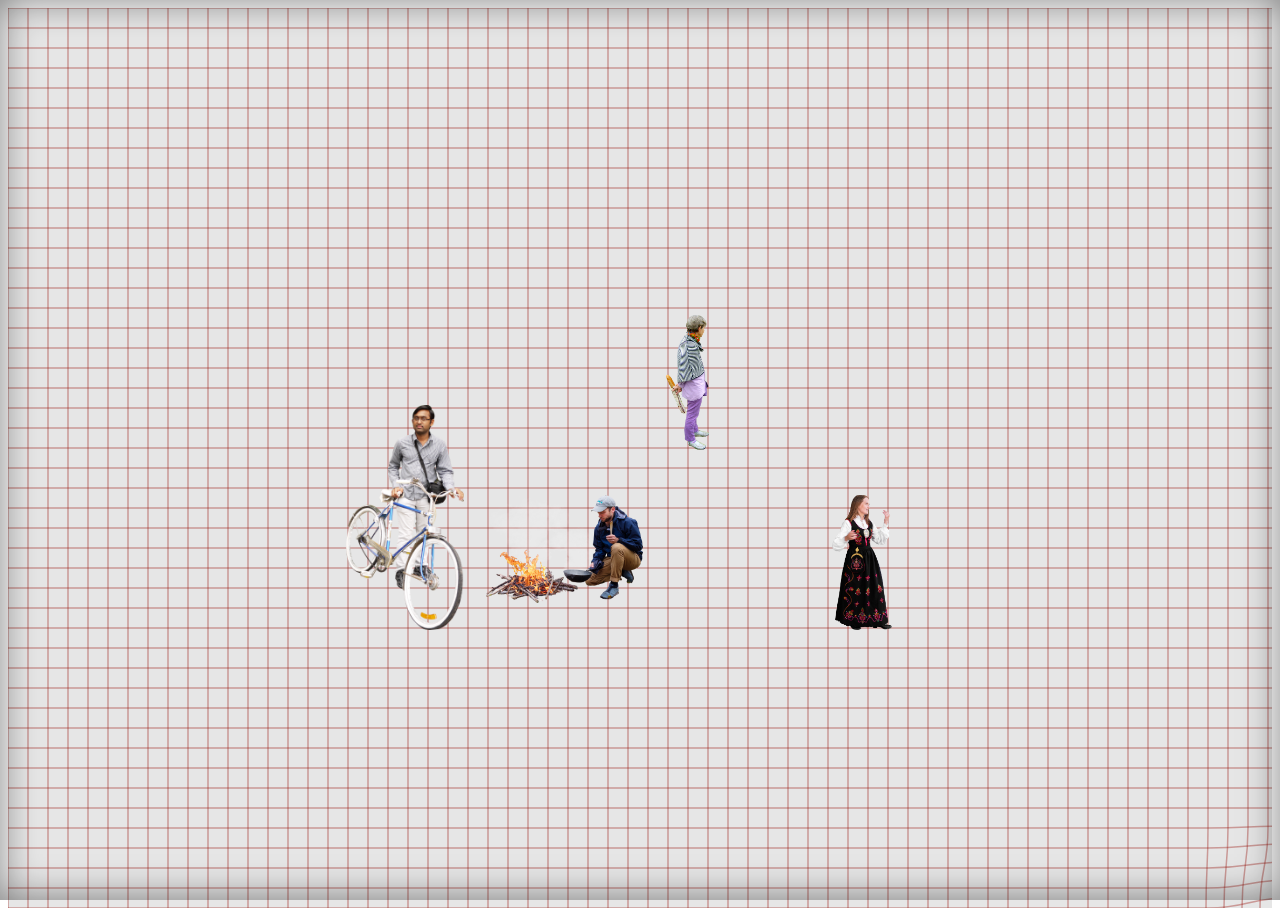
<file: about.html>
<!DOCTYPE html>

<html>
<head>
<meta charset="UTF-8">
<title>Skalgubbar</title>
<link rel="stylesheet" type="text/css" href="visionsbilder.css">

<script type="text/javascript" src="http://ajax.aspnetcdn.com/ajax/jQuery/jquery-1.5.1.min.js"></script>
<script type="text/javascript" src="http://ajax.aspnetcdn.com/ajax/jquery.ui/1.8.10/jquery-ui.min.js"></script>
<link href="http://ajax.aspnetcdn.com/ajax/jquery.ui/1.8.10/themes/ui-lightness/jquery-ui.css" rel="stylesheet" type="text/css" />



</script>
</head>
<body>


  <div class="grid">
    <svg xmlns="http://www.w3.org/2000/svg" id='universe' width=100vw height=100vh
      onmousemove='mouseTrack(event)'></svg>

  <div id='cosmos'></div>


  <a><img id="gubbe9" class="agubbe bgubbe"src="skalgubbar/s25.png"></a>
  <a><img id="gubbe9" class="agubbe b1"src="skalgubbar/bubble2.png"></a>
  <a><img id="gubbe9" class="agubbe b2"src="skalgubbar/bubble5.png"></a>
  <a><img id="gubbe9" class="agubbe b3"src="skalgubbar/bubble3.png"></a>
  <a><img id="gubbe9" class="agubbe b4"src="skalgubbar/bubble4.png"></a>
  <a><img id="gubbe9" class="agubbe cgubbe"src="skalgubbar/s9.png"></a>
  <a><img id="gubbe9" class="agubbe dgubbe"src="skalgubbar/s20.png"></a>
  <a><img id="gubbe9" class="agubbe egubbe"src="skalgubbar/s10.png"></a>
  <a href="index.html"><img id="gubbe10" class="abgubbe "src="skalgubbar/s15.png"></a>




  <script type="text/javascript" src="visionsbilder.js"></script>
  <script type="text/javascript" src="grid.js"></script>
</body>


</html>
</file>
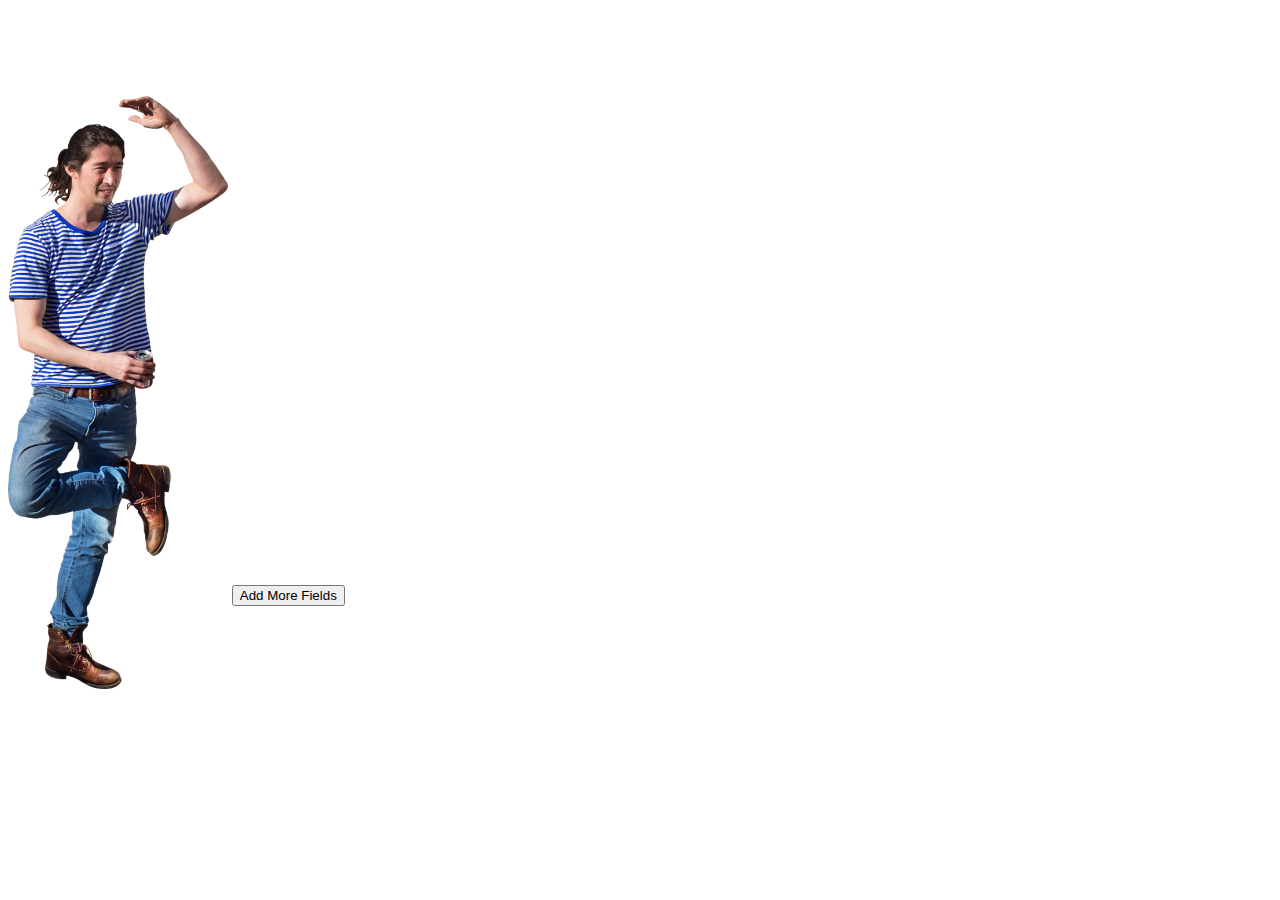
<file: test.html>
<html>
  <head>
    <title>EasyComment Sample</title>
    <meta http-equiv="X-UA-Compatible" content="IE=9" />
    <link rel="stylesheet" type="text/css" href="visionsbilder.css">

    <script type="text/javascript" src="http://ajax.aspnetcdn.com/ajax/jQuery/jquery-1.5.1.min.js"></script>
    <script type="text/javascript" src="http://ajax.aspnetcdn.com/ajax/jquery.ui/1.8.10/jquery-ui.min.js"></script>
    <link href="http://ajax.aspnetcdn.com/ajax/jquery.ui/1.8.10/themes/ui-lightness/jquery-ui.css" rel="stylesheet" type="text/css" />


  </head>
  <body>

    <img id="gubbe" class="gubbe"src="skalgubbar/s2.png">
  <button class="add_field_button">Add More Fields</button>
    <div class="input_fields_wrap">

        <div><input class="input_fields_wrap" type="text" name="mytext[]"></div>
    </div>


  <script type="text/javascript" src="va.js"></script>

  </body>
</html>
</file>
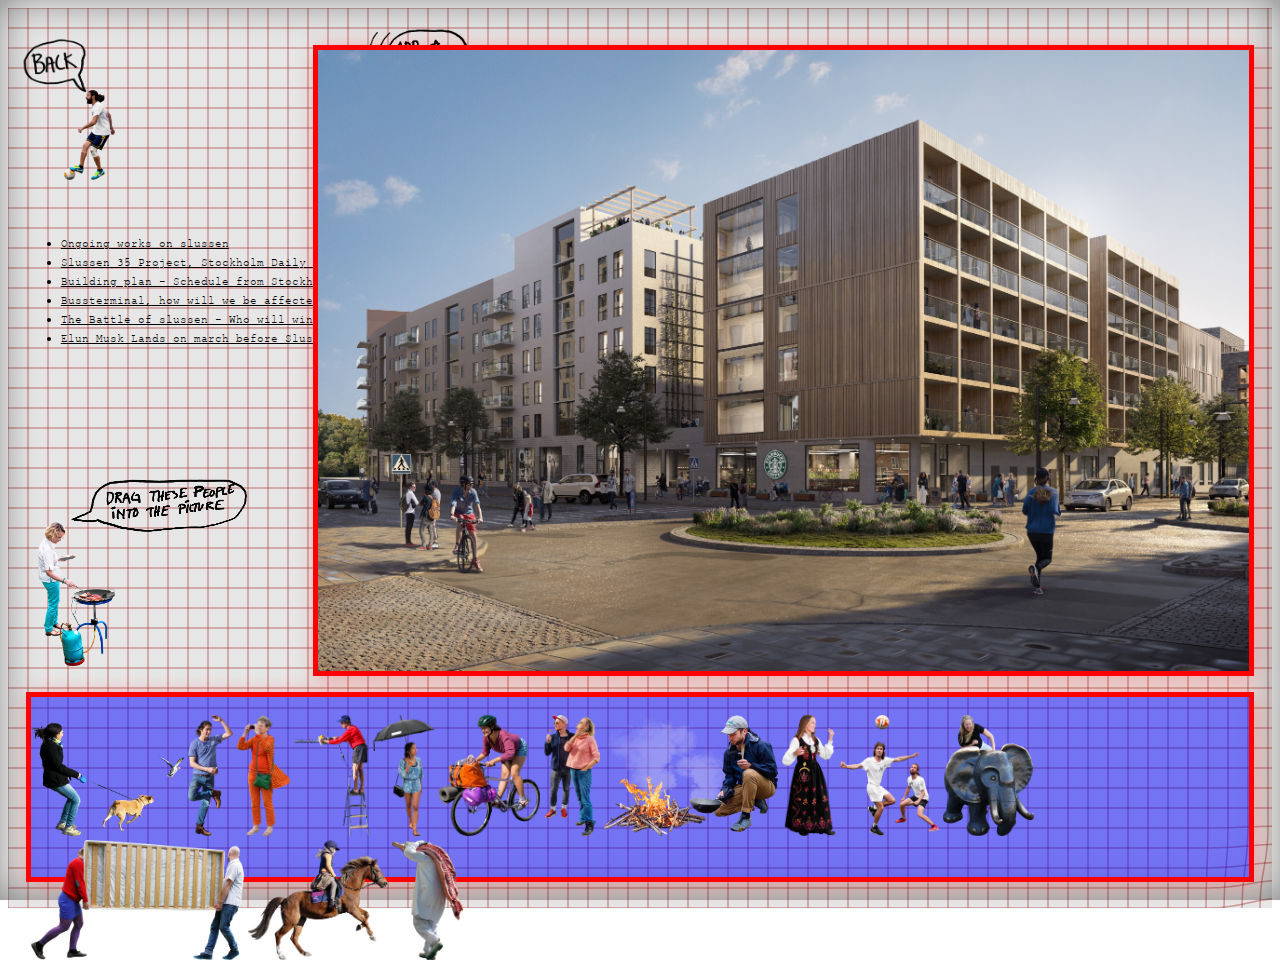
<file: visionsindex.html>
<!DOCTYPE html>

<html>
<head>
<meta charset="UTF-8">
<title>Skalgubbar</title>
<link rel="stylesheet" type="text/css" href="visionsbilder.css">

<script type="text/javascript" src="http://ajax.aspnetcdn.com/ajax/jQuery/jquery-1.5.1.min.js"></script>
<script type="text/javascript" src="http://ajax.aspnetcdn.com/ajax/jquery.ui/1.8.10/jquery-ui.min.js"></script>
<link href="http://ajax.aspnetcdn.com/ajax/jquery.ui/1.8.10/themes/ui-lightness/jquery-ui.css" rel="stylesheet" type="text/css" />



</script>
</head>
<body>
<ul class="ul">
  <li><a href="https://xn--vxer-loa.stockholm/omraden/norrmalm-hagastaden/pagaende-arbeten/">Ongoing works on slussen</a></li>
  <li><a href="https://xn--vxer-loa.stockholm/projekt/slussen/">Slussen 35 Project, Stockholm Daily News 4.12.2018</a></li>
  <li><a href="http://insynsbk.stockholm.se/Byggochplantjansten/Pagaende-planarbete/PagaendePlanarbete/Planarende/?journalnumber=2005-08976">Building plan - Schedule from Stockholm Stad</a></li>
  <li><a href="https://xn--vxer-loa.stockholm/nyheter/2014/07/klart-for-bussterminal-i-katarinaberget/">Bussterminal, how will we be affected?</a></li>
  <li><a href="https://stadsbyggnad.org/2011/slaget-om-slussen/">The Battle of slussen - Who will win?</a></li>
  <li><a href="https://stadsbyggnad.org/2011/slaget-om-slussen/">Elun Musk Lands on march before Slussen is done</a></li>
</ul>

<a><img id="gubbe9" class="agubbe indexgubbe1"src="skalgubbar/s26.png"></a>
<a  href="vbilder.html"><img id="gubbe9" class="agubbe bback"src="skalgubbar/back.png"></a>


<a><img id="gubbe9" class="agubbe indexgubbecomment"src="skalgubbar/s34.png"></a>
<a ><img id="ADDBUTTON" class="agubbe bcomment"src="skalgubbar/comment2.png"></a>


<a><img id="gubbe9" class="agubbe indexgubbepeople"src="skalgubbar/s29.png"></a>
<a  ><img id="ADDBUTTON" class="agubbe bpeople"src="skalgubbar/peoplebubble.png"></a>


  <div class="grid">
    <svg xmlns="http://www.w3.org/2000/svg" id='universe' width=100vw height=100vh
      onmousemove='mouseTrack(event)'></svg>

  <div id='cosmos'></div>

  <div class="imgbox">
  <img class="img1"src="visionsbilder/forth.jpg">
  </div>

  </div>

  <div id="answerBoxContainer">
  </div>


<div class="gubbox">
  <img id="gubbe" class="gubbe"src="skalgubbar/s1.png">
  <img id="gubbe" class="gubbe"src="skalgubbar/s2.png">
  <img id="gubbe1" class="gubbe"src="skalgubbar/s3.png">
  <img id="gubbe2" class="gubbe"src="skalgubbar/s4.png">
  <img id="gubbe3" class="gubbe"src="skalgubbar/s5.png">
  <img id="gubbe4" class="gubbe"src="skalgubbar/s6.png">
  <img id="gubbe6" class="gubbe"src="skalgubbar/s8.png">
  <img id="gubbe7" class="gubbe"src="skalgubbar/s9.png">
  <img id="gubbe8" class="gubbe"src="skalgubbar/s10.png">

  <img id="gubbe10" class="gubbe"src="skalgubbar/s14.png">
  <img id="gubbe11" class="gubbe"src="skalgubbar/s15.png">
  <img id="gubbe11" class="gubbe"src="skalgubbar/s16.png">
  <img id="gubbe11" class="gubbe"src="skalgubbar/s17.png">
  <img id="gubbe11" class="gubbe"src="skalgubbar/s18.png">
  <img id="gubbe11" class="gubbe"src="skalgubbar/s19.png">

</div>



  <script type="text/javascript" src="visionsbilder.js"></script>
  <script type="text/javascript" src="grid.js"></script>
</body>


</html>
</file>
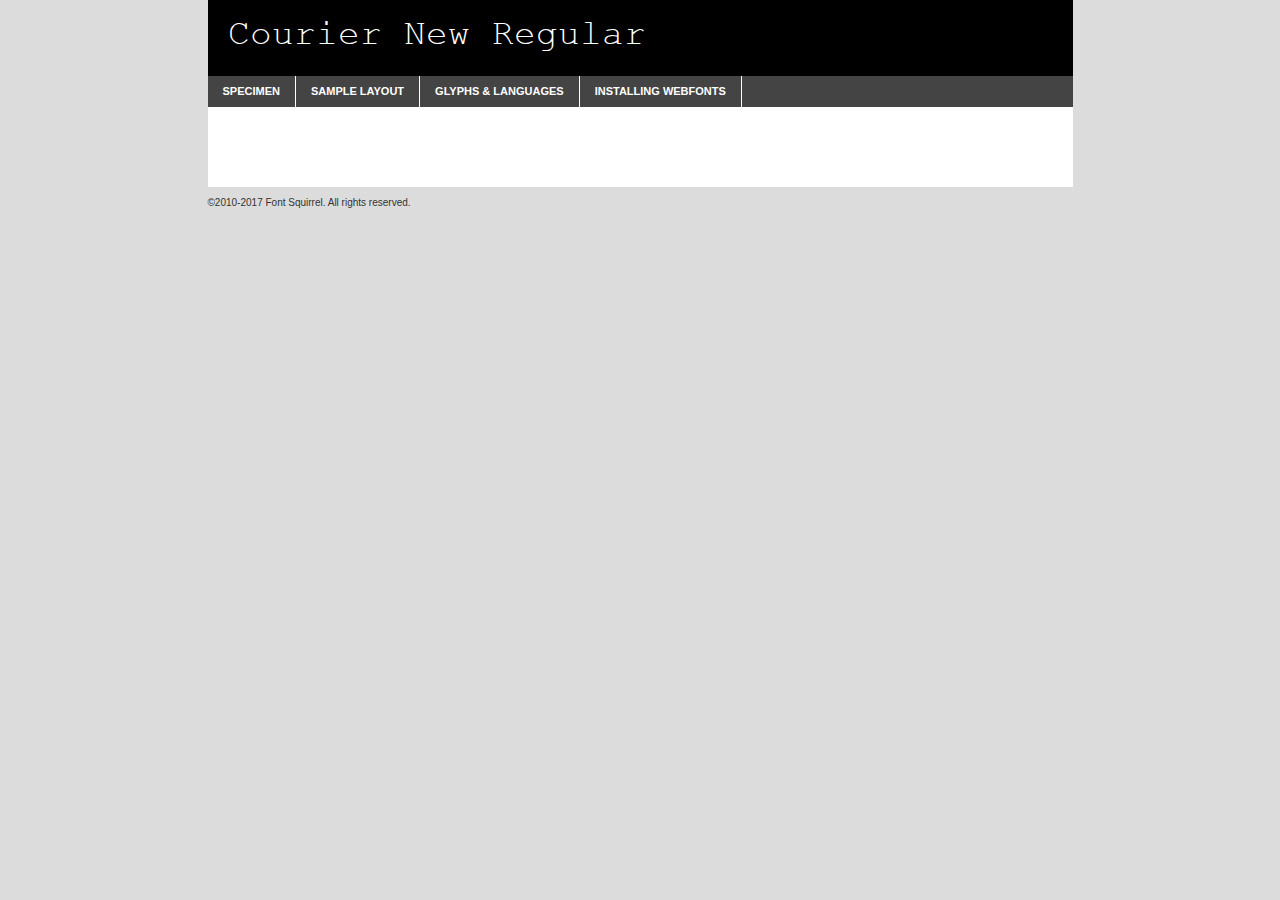
<file: fonts/courier_1-demo.html>
<!DOCTYPE html PUBLIC "-//W3C//DTD XHTML 1.0 Transitional//EN"
	"http://www.w3.org/TR/xhtml1/DTD/xhtml1-transitional.dtd">

<html xmlns="http://www.w3.org/1999/xhtml" xml:lang="en" lang="en">
<head>
	<meta http-equiv="Content-Type" content="text/html; charset=utf-8" />
	<script src="http://ajax.googleapis.com/ajax/libs/jquery/1.7.2/jquery.min.js" type="text/javascript" charset="utf-8"></script>
	<script type="text/javascript">
	(function($){$.fn.easyTabs=function(option){var param=jQuery.extend({fadeSpeed:"fast",defaultContent:1,activeClass:'active'},option);$(this).each(function(){var thisId="#"+this.id;if(param.defaultContent==''){param.defaultContent=1;}
	if(typeof param.defaultContent=="number")
	{var defaultTab=$(thisId+" .tabs li:eq("+(param.defaultContent-1)+") a").attr('href').substr(1);}else{var defaultTab=param.defaultContent;}
	$(thisId+" .tabs li a").each(function(){var tabToHide=$(this).attr('href').substr(1);$("#"+tabToHide).addClass('easytabs-tab-content');});hideAll();changeContent(defaultTab);function hideAll(){$(thisId+" .easytabs-tab-content").hide();}
	function changeContent(tabId){hideAll();$(thisId+" .tabs li").removeClass(param.activeClass);$(thisId+" .tabs li a[href=#"+tabId+"]").closest('li').addClass(param.activeClass);if(param.fadeSpeed!="none")
	{$(thisId+" #"+tabId).fadeIn(param.fadeSpeed);}else{$(thisId+" #"+tabId).show();}}
	$(thisId+" .tabs li").click(function(){var tabId=$(this).find('a').attr('href').substr(1);changeContent(tabId);return false;});});}})(jQuery);
	</script>
	<link rel="stylesheet" href="specimen_files/specimen_stylesheet.css" type="text/css" charset="utf-8" />
	<link rel="stylesheet" href="stylesheet.css" type="text/css" charset="utf-8" />

	<style type="text/css">
					body{
				font-family: 'courier_newregular';
							}
		</style>

	<title>Courier New Regular Specimen</title>
	
	
	<script type="text/javascript" charset="utf-8">
		$(document).ready(function() {
			$('#container').easyTabs({defaultContent:1});
		});
	</script>
</head>

<body>
<div id="container">
	<div id="header">
		Courier New Regular	</div>
	<ul class="tabs">
		<li><a href="#specimen">Specimen</a></li>
		<li><a href="#layout">Sample Layout</a></li>
				<li><a href="#glyphs">Glyphs &amp; Languages</a></li>
		<li><a href="#installing">Installing Webfonts</a></li>
		
	</ul>
	
	<div id="main_content">

		
			<div id="specimen">
		
				<div class="section">
					<div class="grid12 firstcol">
						<div class="huge">AaBb</div>
					</div>
				</div>
		
				<div class="section">
					<div class="glyph_range">A&#x200B;B&#x200b;C&#x200b;D&#x200b;E&#x200b;F&#x200b;G&#x200b;H&#x200b;I&#x200b;J&#x200b;K&#x200b;L&#x200b;M&#x200b;N&#x200b;O&#x200b;P&#x200b;Q&#x200b;R&#x200b;S&#x200b;T&#x200b;U&#x200b;V&#x200b;W&#x200b;X&#x200b;Y&#x200b;Z&#x200b;a&#x200b;b&#x200b;c&#x200b;d&#x200b;e&#x200b;f&#x200b;g&#x200b;h&#x200b;i&#x200b;j&#x200b;k&#x200b;l&#x200b;m&#x200b;n&#x200b;o&#x200b;p&#x200b;q&#x200b;r&#x200b;s&#x200b;t&#x200b;u&#x200b;v&#x200b;w&#x200b;x&#x200b;y&#x200b;z&#x200b;1&#x200b;2&#x200b;3&#x200b;4&#x200b;5&#x200b;6&#x200b;7&#x200b;8&#x200b;9&#x200b;0&#x200b;&amp;&#x200b;.&#x200b;,&#x200b;?&#x200b;!&#x200b;&#64;&#x200b;(&#x200b;)&#x200b;#&#x200b;$&#x200b;%&#x200b;*&#x200b;+&#x200b;-&#x200b;=&#x200b;:&#x200b;;</div>
				</div>
				<div class="section">
					<div class="grid12 firstcol">
						<table class="sample_table">
							<tr><td>10</td><td class="size10">abcdefghijklmnopqrstuvwxyzABCDEFGHIJKLMNOPQRSTUVWXYZ0123456789abcdefghijklmnopqrstuvwxyzABCDEFGHIJKLMNOPQRSTUVWXYZ0123456789abcdefghijklmnopqrstuvwxyzABCDEFGHIJKLMNOPQRSTUVWXYZ</td></tr>
							<tr><td>11</td><td class="size11">abcdefghijklmnopqrstuvwxyzABCDEFGHIJKLMNOPQRSTUVWXYZ0123456789abcdefghijklmnopqrstuvwxyzABCDEFGHIJKLMNOPQRSTUVWXYZ0123456789abcdefghijklmnopqrstuvwxyzABCDEFGHIJKLMNOPQRSTUVWXYZ</td></tr>
							<tr><td>12</td><td class="size12">abcdefghijklmnopqrstuvwxyzABCDEFGHIJKLMNOPQRSTUVWXYZ0123456789abcdefghijklmnopqrstuvwxyzABCDEFGHIJKLMNOPQRSTUVWXYZ0123456789abcdefghijklmnopqrstuvwxyzABCDEFGHIJKLMNOPQRSTUVWXYZ</td></tr>
							<tr><td>13</td><td class="size13">abcdefghijklmnopqrstuvwxyzABCDEFGHIJKLMNOPQRSTUVWXYZ0123456789abcdefghijklmnopqrstuvwxyzABCDEFGHIJKLMNOPQRSTUVWXYZ0123456789abcdefghijklmnopqrstuvwxyzABCDEFGHIJKLMNOPQRSTUVWXYZ</td></tr>
							<tr><td>14</td><td class="size14">abcdefghijklmnopqrstuvwxyzABCDEFGHIJKLMNOPQRSTUVWXYZ0123456789abcdefghijklmnopqrstuvwxyzABCDEFGHIJKLMNOPQRSTUVWXYZ0123456789abcdefghijklmnopqrstuvwxyzABCDEFGHIJKLMNOPQRSTUVWXYZ</td></tr>
							<tr><td>16</td><td class="size16">abcdefghijklmnopqrstuvwxyzABCDEFGHIJKLMNOPQRSTUVWXYZ0123456789abcdefghijklmnopqrstuvwxyzABCDEFGHIJKLMNOPQRSTUVWXYZ</td></tr>
							<tr><td>18</td><td class="size18">abcdefghijklmnopqrstuvwxyzABCDEFGHIJKLMNOPQRSTUVWXYZ0123456789abcdefghijklmnopqrstuvwxyzABCDEFGHIJKLMNOPQRSTUVWXYZ</td></tr>
							<tr><td>20</td><td class="size20">abcdefghijklmnopqrstuvwxyzABCDEFGHIJKLMNOPQRSTUVWXYZ0123456789abcdefghijklmnopqrstuvwxyzABCDEFGHIJKLMNOPQRSTUVWXYZ</td></tr>
							<tr><td>24</td><td class="size24">abcdefghijklmnopqrstuvwxyzABCDEFGHIJKLMNOPQRSTUVWXYZ0123456789abcdefghijklmnopqrstuvwxyzABCDEFGHIJKLMNOPQRSTUVWXYZ</td></tr>
							<tr><td>30</td><td class="size30">abcdefghijklmnopqrstuvwxyzABCDEFGHIJKLMNOPQRSTUVWXYZ0123456789abcdefghijklmnopqrstuvwxyzABCDEFGHIJKLMNOPQRSTUVWXYZ</td></tr>
							<tr><td>36</td><td class="size36">abcdefghijklmnopqrstuvwxyzABCDEFGHIJKLMNOPQRSTUVWXYZ0123456789abcdefghijklmnopqrstuvwxyzABCDEFGHIJKLMNOPQRSTUVWXYZ</td></tr>
							<tr><td>48</td><td class="size48">abcdefghijklmnopqrstuvwxyzABCDEFGHIJKLMNOPQRSTUVWXYZ0123456789abcdefghijklmnopqrstuvwxyzABCDEFGHIJKLMNOPQRSTUVWXYZ</td></tr>
							<tr><td>60</td><td class="size60">abcdefghijklmnopqrstuvwxyzABCDEFGHIJKLMNOPQRSTUVWXYZ0123456789abcdefghijklmnopqrstuvwxyzABCDEFGHIJKLMNOPQRSTUVWXYZ</td></tr>
							<tr><td>72</td><td class="size72">abcdefghijklmnopqrstuvwxyzABCDEFGHIJKLMNOPQRSTUVWXYZ0123456789abcdefghijklmnopqrstuvwxyzABCDEFGHIJKLMNOPQRSTUVWXYZ</td></tr>
							<tr><td>90</td><td class="size90">abcdefghijklmnopqrstuvwxyzABCDEFGHIJKLMNOPQRSTUVWXYZ0123456789abcdefghijklmnopqrstuvwxyzABCDEFGHIJKLMNOPQRSTUVWXYZ</td></tr>
						</table>
				
					</div>
			
				</div>
		
		
		
								<div class="section" id="bodycomparison">


										<div id="xheight">
				<div class="fontbody">&#x25FC;&#x25FC;&#x25FC;&#x25FC;&#x25FC;&#x25FC;&#x25FC;&#x25FC;&#x25FC;&#x25FC;&#x25FC;&#x25FC;&#x25FC;&#x25FC;&#x25FC;&#x25FC;&#x25FC;&#x25FC;&#x25FC;&#x25FC;&#x25FC;&#x25FC;&#x25FC;&#x25FC;&#x25FC;&#x25FC;&#x25FC;&#x25FC;&#x25FC;&#x25FC;&#x25FC;&#x25FC;&#x25FC;&#x25FC;&#x25FC;&#x25FC;&#x25FC;&#x25FC;&#x25FC;&#x25FC;&#x25FC;&#x25FC;&#x25FC;&#x25FC;&#x25FC;&#x25FC;&#x25FC;&#x25FC;&#x25FC;&#x25FC;&#x25FC;&#x25FC;&#x25FC;&#x25FC;&#x25FC;&#x25FC;&#x25FC;&#x25FC;&#x25FC;&#x25FC;&#x25FC;&#x25FC;&#x25FC;&#x25FC;&#x25FC;&#x25FC;&#x25FC;&#x25FC;&#x25FC;&#x25FC;&#x25FC;&#x25FC;&#x25FC;&#x25FC;&#x25FC;&#x25FC;&#x25FC;&#x25FC;&#x25FC;&#x25FC;&#x25FC;&#x25FC;&#x25FC;&#x25FC;&#x25FC;&#x25FC;&#x25FC;&#x25FC;&#x25FC;&#x25FC;&#x25FC;&#x25FC;&#x25FC;&#x25FC;&#x25FC;&#x25FC;&#x25FC;&#x25FC;&#x25FC;body</div><div class="arialbody">body</div><div class="verdanabody">body</div><div class="georgiabody">body</div></div>
										<div class="fontbody" style="z-index:1">
											body<span>Courier New Regular</span>
										</div>
										<div class="arialbody" style="z-index:1">
											body<span>Arial</span>
										</div>
										<div class="verdanabody" style="z-index:1">
											body<span>Verdana</span>
										</div>
										<div class="georgiabody" style="z-index:1">
											body<span>Georgia</span>
										</div>



								</div>
		
		
				<div class="section psample psample_row1" id="">
					
					<div class="grid2 firstcol">
						<p class="size10"><span>10.</span>Aenean lacinia bibendum nulla sed consectetur. Fusce dapibus, tellus ac cursus commodo, tortor mauris condimentum nibh, ut fermentum massa justo sit amet risus. Nullam id dolor id nibh ultricies vehicula ut id elit. Cum sociis natoque penatibus et magnis dis parturient montes, nascetur ridiculus mus. Nulla vitae elit libero, a pharetra augue.</p>
			
					</div>
					<div class="grid3">
						<p class="size11"><span>11.</span>Aenean lacinia bibendum nulla sed consectetur. Fusce dapibus, tellus ac cursus commodo, tortor mauris condimentum nibh, ut fermentum massa justo sit amet risus. Nullam id dolor id nibh ultricies vehicula ut id elit. Cum sociis natoque penatibus et magnis dis parturient montes, nascetur ridiculus mus. Nulla vitae elit libero, a pharetra augue.</p>
			
					</div>
					<div class="grid3">
						<p class="size12"><span>12.</span>Aenean lacinia bibendum nulla sed consectetur. Fusce dapibus, tellus ac cursus commodo, tortor mauris condimentum nibh, ut fermentum massa justo sit amet risus. Nullam id dolor id nibh ultricies vehicula ut id elit. Cum sociis natoque penatibus et magnis dis parturient montes, nascetur ridiculus mus. Nulla vitae elit libero, a pharetra augue.</p>
			
					</div>
					<div class="grid4">
						<p class="size13"><span>13.</span>Aenean lacinia bibendum nulla sed consectetur. Fusce dapibus, tellus ac cursus commodo, tortor mauris condimentum nibh, ut fermentum massa justo sit amet risus. Nullam id dolor id nibh ultricies vehicula ut id elit. Cum sociis natoque penatibus et magnis dis parturient montes, nascetur ridiculus mus. Nulla vitae elit libero, a pharetra augue.</p>
			
					</div>
					<div class="white_blend"></div>
					
				</div>
				<div class="section psample psample_row2" id="">
					<div class="grid3 firstcol">
						<p class="size14"><span>14.</span>Aenean lacinia bibendum nulla sed consectetur. Fusce dapibus, tellus ac cursus commodo, tortor mauris condimentum nibh, ut fermentum massa justo sit amet risus. Nullam id dolor id nibh ultricies vehicula ut id elit. Cum sociis natoque penatibus et magnis dis parturient montes, nascetur ridiculus mus. Nulla vitae elit libero, a pharetra augue.</p>
			
					</div>
					<div class="grid4">
						<p class="size16"><span>16.</span>Aenean lacinia bibendum nulla sed consectetur. Fusce dapibus, tellus ac cursus commodo, tortor mauris condimentum nibh, ut fermentum massa justo sit amet risus. Nullam id dolor id nibh ultricies vehicula ut id elit. Cum sociis natoque penatibus et magnis dis parturient montes, nascetur ridiculus mus. Nulla vitae elit libero, a pharetra augue.</p>
			
					</div>
					<div class="grid5">
						<p class="size18"><span>18.</span>Aenean lacinia bibendum nulla sed consectetur. Fusce dapibus, tellus ac cursus commodo, tortor mauris condimentum nibh, ut fermentum massa justo sit amet risus. Nullam id dolor id nibh ultricies vehicula ut id elit. Cum sociis natoque penatibus et magnis dis parturient montes, nascetur ridiculus mus. Nulla vitae elit libero, a pharetra augue.</p>
			
					</div>

					<div class="white_blend"></div>

				</div>
				
				<div class="section psample psample_row3" id="">
					<div class="grid5 firstcol">
						<p class="size20"><span>20.</span>Aenean lacinia bibendum nulla sed consectetur. Fusce dapibus, tellus ac cursus commodo, tortor mauris condimentum nibh, ut fermentum massa justo sit amet risus. Nullam id dolor id nibh ultricies vehicula ut id elit. Cum sociis natoque penatibus et magnis dis parturient montes, nascetur ridiculus mus. Nulla vitae elit libero, a pharetra augue.</p>
					</div>
					<div class="grid7">
						<p class="size24"><span>24.</span>Aenean lacinia bibendum nulla sed consectetur. Fusce dapibus, tellus ac cursus commodo, tortor mauris condimentum nibh, ut fermentum massa justo sit amet risus. Nullam id dolor id nibh ultricies vehicula ut id elit. Cum sociis natoque penatibus et magnis dis parturient montes, nascetur ridiculus mus. Nulla vitae elit libero, a pharetra augue.</p>
					</div>
					
					<div class="white_blend"></div>
					
				</div>
				
				<div class="section psample psample_row4" id="">
					<div class="grid12 firstcol">
						<p class="size30"><span>30.</span>Aenean lacinia bibendum nulla sed consectetur. Fusce dapibus, tellus ac cursus commodo, tortor mauris condimentum nibh, ut fermentum massa justo sit amet risus. Nullam id dolor id nibh ultricies vehicula ut id elit. Cum sociis natoque penatibus et magnis dis parturient montes, nascetur ridiculus mus. Nulla vitae elit libero, a pharetra augue.</p>
					</div>
					<div class="white_blend"></div>
					
				</div>
				
				
				
				<div class="section psample psample_row1 fullreverse">
					<div class="grid2 firstcol">
						<p class="size10"><span>10.</span>Aenean lacinia bibendum nulla sed consectetur. Fusce dapibus, tellus ac cursus commodo, tortor mauris condimentum nibh, ut fermentum massa justo sit amet risus. Nullam id dolor id nibh ultricies vehicula ut id elit. Cum sociis natoque penatibus et magnis dis parturient montes, nascetur ridiculus mus. Nulla vitae elit libero, a pharetra augue.</p>
			
					</div>
					<div class="grid3">
						<p class="size11"><span>11.</span>Aenean lacinia bibendum nulla sed consectetur. Fusce dapibus, tellus ac cursus commodo, tortor mauris condimentum nibh, ut fermentum massa justo sit amet risus. Nullam id dolor id nibh ultricies vehicula ut id elit. Cum sociis natoque penatibus et magnis dis parturient montes, nascetur ridiculus mus. Nulla vitae elit libero, a pharetra augue.</p>
			
					</div>
					<div class="grid3">
						<p class="size12"><span>12.</span>Aenean lacinia bibendum nulla sed consectetur. Fusce dapibus, tellus ac cursus commodo, tortor mauris condimentum nibh, ut fermentum massa justo sit amet risus. Nullam id dolor id nibh ultricies vehicula ut id elit. Cum sociis natoque penatibus et magnis dis parturient montes, nascetur ridiculus mus. Nulla vitae elit libero, a pharetra augue.</p>
			
					</div>
					<div class="grid4">
						<p class="size13"><span>13.</span>Aenean lacinia bibendum nulla sed consectetur. Fusce dapibus, tellus ac cursus commodo, tortor mauris condimentum nibh, ut fermentum massa justo sit amet risus. Nullam id dolor id nibh ultricies vehicula ut id elit. Cum sociis natoque penatibus et magnis dis parturient montes, nascetur ridiculus mus. Nulla vitae elit libero, a pharetra augue.</p>
			
					</div>
					<div class="black_blend"></div>
					
				</div>
				
				<div class="section psample psample_row2 fullreverse">
					<div class="grid3 firstcol">
						<p class="size14"><span>14.</span>Aenean lacinia bibendum nulla sed consectetur. Fusce dapibus, tellus ac cursus commodo, tortor mauris condimentum nibh, ut fermentum massa justo sit amet risus. Nullam id dolor id nibh ultricies vehicula ut id elit. Cum sociis natoque penatibus et magnis dis parturient montes, nascetur ridiculus mus. Nulla vitae elit libero, a pharetra augue.</p>
			
					</div>
					<div class="grid4">
						<p class="size16"><span>16.</span>Aenean lacinia bibendum nulla sed consectetur. Fusce dapibus, tellus ac cursus commodo, tortor mauris condimentum nibh, ut fermentum massa justo sit amet risus. Nullam id dolor id nibh ultricies vehicula ut id elit. Cum sociis natoque penatibus et magnis dis parturient montes, nascetur ridiculus mus. Nulla vitae elit libero, a pharetra augue.</p>
			
					</div>
					<div class="grid5">
						<p class="size18"><span>18.</span>Aenean lacinia bibendum nulla sed consectetur. Fusce dapibus, tellus ac cursus commodo, tortor mauris condimentum nibh, ut fermentum massa justo sit amet risus. Nullam id dolor id nibh ultricies vehicula ut id elit. Cum sociis natoque penatibus et magnis dis parturient montes, nascetur ridiculus mus. Nulla vitae elit libero, a pharetra augue.</p>
			
					</div>
					<div class="black_blend"></div>

				</div>
				
				<div class="section psample fullreverse psample_row3" id="">
					<div class="grid5 firstcol">
						<p class="size20"><span>20.</span>Aenean lacinia bibendum nulla sed consectetur. Fusce dapibus, tellus ac cursus commodo, tortor mauris condimentum nibh, ut fermentum massa justo sit amet risus. Nullam id dolor id nibh ultricies vehicula ut id elit. Cum sociis natoque penatibus et magnis dis parturient montes, nascetur ridiculus mus. Nulla vitae elit libero, a pharetra augue.</p>
					</div>
					<div class="grid7">
						<p class="size24"><span>24.</span>Aenean lacinia bibendum nulla sed consectetur. Fusce dapibus, tellus ac cursus commodo, tortor mauris condimentum nibh, ut fermentum massa justo sit amet risus. Nullam id dolor id nibh ultricies vehicula ut id elit. Cum sociis natoque penatibus et magnis dis parturient montes, nascetur ridiculus mus. Nulla vitae elit libero, a pharetra augue.</p>
					</div>
					
					<div class="black_blend"></div>
					
				</div>
				
				<div class="section psample fullreverse psample_row4" id="" style="border-bottom: 20px #000 solid;">
					<div class="grid12 firstcol">
						<p class="size30"><span>30.</span>Aenean lacinia bibendum nulla sed consectetur. Fusce dapibus, tellus ac cursus commodo, tortor mauris condimentum nibh, ut fermentum massa justo sit amet risus. Nullam id dolor id nibh ultricies vehicula ut id elit. Cum sociis natoque penatibus et magnis dis parturient montes, nascetur ridiculus mus. Nulla vitae elit libero, a pharetra augue.</p>
					</div>
					<div class="black_blend"></div>
					
				</div>
				
				
				
				
			</div>
			
			<div id="layout">
				
				<div class="section">
					
					<div class="grid12 firstcol">
						<h1>Lorem Ipsum Dolor</h1>
						<h2>Etiam porta sem malesuada magna mollis euismod</h2>
						
						<p class="byline">By <a href="#link">Aenean Lacinia</a></p>
					</div>
				</div>
				<div class="section">
					<div class="grid8 firstcol">
						<p class="large">Donec sed odio dui. Morbi leo risus, porta ac consectetur ac, vestibulum at eros. Fusce dapibus, tellus ac cursus commodo, tortor mauris condimentum nibh, ut fermentum massa justo sit amet risus. </p>

						
						<h3>Pellentesque ornare sem</h3>

						<p>Maecenas sed diam eget risus varius blandit sit amet non magna. Maecenas faucibus mollis interdum. Donec ullamcorper nulla non metus auctor fringilla. Nullam id dolor id nibh ultricies vehicula ut id elit. Nullam id dolor id nibh ultricies vehicula ut id elit. </p>

						<p>Aenean eu leo quam. Pellentesque ornare sem lacinia quam venenatis vestibulum. Lorem ipsum dolor sit amet, consectetur adipiscing elit. Cum sociis natoque penatibus et magnis dis parturient montes, nascetur ridiculus mus. </p>

						<p>Nulla vitae elit libero, a pharetra augue. Praesent commodo cursus magna, vel scelerisque nisl consectetur et. Aenean lacinia bibendum nulla sed consectetur. </p>

						<p>Nullam quis risus eget urna mollis ornare vel eu leo. Nullam quis risus eget urna mollis ornare vel eu leo. Maecenas sed diam eget risus varius blandit sit amet non magna. Donec ullamcorper nulla non metus auctor fringilla. </p>

						<h3>Cras mattis consectetur</h3>

						<p>Aenean eu leo quam. Pellentesque ornare sem lacinia quam venenatis vestibulum. Aenean lacinia bibendum nulla sed consectetur. Integer posuere erat a ante venenatis dapibus posuere velit aliquet. Cras mattis consectetur purus sit amet fermentum. </p>

						<p>Nullam id dolor id nibh ultricies vehicula ut id elit. Nullam quis risus eget urna mollis ornare vel eu leo. Cras mattis consectetur purus sit amet fermentum.</p>
					</div>
					
					<div class="grid4 sidebar">
						
						<div class="box reverse">
							<p class="last">Nullam quis risus eget urna mollis ornare vel eu leo. Donec ullamcorper nulla non metus auctor fringilla. Cras mattis consectetur purus sit amet fermentum. Sed posuere consectetur est at lobortis. Lorem ipsum dolor sit amet, consectetur adipiscing elit. </p>
						</div>
						
						<p class="caption">Maecenas sed diam eget risus varius.</p>

						<p>Vestibulum id ligula porta felis euismod semper. Integer posuere erat a ante venenatis dapibus posuere velit aliquet. Vestibulum id ligula porta felis euismod semper. Sed posuere consectetur est at lobortis. Maecenas sed diam eget risus varius blandit sit amet non magna. Fusce dapibus, tellus ac cursus commodo, tortor mauris condimentum nibh, ut fermentum massa justo sit amet risus. </p>

					

						<p>Duis mollis, est non commodo luctus, nisi erat porttitor ligula, eget lacinia odio sem nec elit. Aenean lacinia bibendum nulla sed consectetur. Vivamus sagittis lacus vel augue laoreet rutrum faucibus dolor auctor. Aenean lacinia bibendum nulla sed consectetur. Nullam quis risus eget urna mollis ornare vel eu leo. </p>

						<p>Praesent commodo cursus magna, vel scelerisque nisl consectetur et. Donec ullamcorper nulla non metus auctor fringilla. Maecenas faucibus mollis interdum. Fusce dapibus, tellus ac cursus commodo, tortor mauris condimentum nibh, ut fermentum massa justo sit amet risus. </p>

					</div>
				</div>
				
			</div>


			



		<div id="glyphs">
			<div class="section">
				<div class="grid12 firstcol">
			
				<h1>Language Support</h1>
				<p>The subset of Courier New Regular in this kit supports the following languages:<br />
			
					Albanian, Basque, Breton, Chamorro, Danish, Dutch, English, Faroese, Finnish, French, Frisian, Galician, German, Icelandic, Italian, Malagasy, Norwegian, Portuguese, Spanish, Alsatian, Aragonese, Arapaho, Arrernte, Asturian, Aymara, Bislama, Cebuano, Corsican, Fijian, French_creole, Genoese, Gilbertese, Greenlandic, Haitian_creole, Hiligaynon, Hmong, Hopi, Ibanag, Iloko_ilokano, Indonesian, Interglossa_glosa, Interlingua, Irish_gaelic, Jerriais, Lojban, Lombard, Luxembourgeois, Manx, Mohawk, Norfolk_pitcairnese, Occitan, Oromo, Pangasinan, Papiamento, Piedmontese, Potawatomi, Rhaeto-romance, Romansh, Rotokas, Sami_lule, Samoan, Sardinian, Scots_gaelic, Seychelles_creole, Shona, Sicilian, Somali, Southern_ndebele, Swahili, Swati_swazi, Tagalog_filipino_pilipino, Tetum, Tok_pisin, Uyghur_latinized, Volapuk, Walloon, Warlpiri, Xhosa, Yapese, Zulu, Latinbasic, Ubasic, Demo				</p>
				<h1>Glyph Chart</h1>
				<p>The subset of Courier New Regular in this kit includes all the glyphs listed below. Unicode entities are included above each glyph to help you insert individual characters into your layout.</p>
				<div id="glyph_chart">
			
																				 <div><p>&amp;#13;</p>&#13;</div>
																				 <div><p>&amp;#32;</p>&#32;</div>
																				 <div><p>&amp;#33;</p>&#33;</div>
																				 <div><p>&amp;#34;</p>&#34;</div>
																				 <div><p>&amp;#35;</p>&#35;</div>
																				 <div><p>&amp;#36;</p>&#36;</div>
																				 <div><p>&amp;#37;</p>&#37;</div>
																				 <div><p>&amp;#38;</p>&#38;</div>
																				 <div><p>&amp;#39;</p>&#39;</div>
																				 <div><p>&amp;#40;</p>&#40;</div>
																				 <div><p>&amp;#41;</p>&#41;</div>
																				 <div><p>&amp;#42;</p>&#42;</div>
																				 <div><p>&amp;#43;</p>&#43;</div>
																				 <div><p>&amp;#44;</p>&#44;</div>
																				 <div><p>&amp;#45;</p>&#45;</div>
																				 <div><p>&amp;#46;</p>&#46;</div>
																				 <div><p>&amp;#47;</p>&#47;</div>
																				 <div><p>&amp;#48;</p>&#48;</div>
																				 <div><p>&amp;#49;</p>&#49;</div>
																				 <div><p>&amp;#50;</p>&#50;</div>
																				 <div><p>&amp;#51;</p>&#51;</div>
																				 <div><p>&amp;#52;</p>&#52;</div>
																				 <div><p>&amp;#53;</p>&#53;</div>
																				 <div><p>&amp;#54;</p>&#54;</div>
																				 <div><p>&amp;#55;</p>&#55;</div>
																				 <div><p>&amp;#56;</p>&#56;</div>
																				 <div><p>&amp;#57;</p>&#57;</div>
																				 <div><p>&amp;#58;</p>&#58;</div>
																				 <div><p>&amp;#59;</p>&#59;</div>
																				 <div><p>&amp;#60;</p>&#60;</div>
																				 <div><p>&amp;#61;</p>&#61;</div>
																				 <div><p>&amp;#62;</p>&#62;</div>
																				 <div><p>&amp;#63;</p>&#63;</div>
																				 <div><p>&amp;#64;</p>&#64;</div>
																				 <div><p>&amp;#65;</p>&#65;</div>
																				 <div><p>&amp;#66;</p>&#66;</div>
																				 <div><p>&amp;#67;</p>&#67;</div>
																				 <div><p>&amp;#68;</p>&#68;</div>
																				 <div><p>&amp;#69;</p>&#69;</div>
																				 <div><p>&amp;#70;</p>&#70;</div>
																				 <div><p>&amp;#71;</p>&#71;</div>
																				 <div><p>&amp;#72;</p>&#72;</div>
																				 <div><p>&amp;#73;</p>&#73;</div>
																				 <div><p>&amp;#74;</p>&#74;</div>
																				 <div><p>&amp;#75;</p>&#75;</div>
																				 <div><p>&amp;#76;</p>&#76;</div>
																				 <div><p>&amp;#77;</p>&#77;</div>
																				 <div><p>&amp;#78;</p>&#78;</div>
																				 <div><p>&amp;#79;</p>&#79;</div>
																				 <div><p>&amp;#80;</p>&#80;</div>
																				 <div><p>&amp;#81;</p>&#81;</div>
																				 <div><p>&amp;#82;</p>&#82;</div>
																				 <div><p>&amp;#83;</p>&#83;</div>
																				 <div><p>&amp;#84;</p>&#84;</div>
																				 <div><p>&amp;#85;</p>&#85;</div>
																				 <div><p>&amp;#86;</p>&#86;</div>
																				 <div><p>&amp;#87;</p>&#87;</div>
																				 <div><p>&amp;#88;</p>&#88;</div>
																				 <div><p>&amp;#89;</p>&#89;</div>
																				 <div><p>&amp;#90;</p>&#90;</div>
																				 <div><p>&amp;#91;</p>&#91;</div>
																				 <div><p>&amp;#92;</p>&#92;</div>
																				 <div><p>&amp;#93;</p>&#93;</div>
																				 <div><p>&amp;#94;</p>&#94;</div>
																				 <div><p>&amp;#95;</p>&#95;</div>
																				 <div><p>&amp;#96;</p>&#96;</div>
																				 <div><p>&amp;#97;</p>&#97;</div>
																				 <div><p>&amp;#98;</p>&#98;</div>
																				 <div><p>&amp;#99;</p>&#99;</div>
																				 <div><p>&amp;#100;</p>&#100;</div>
																				 <div><p>&amp;#101;</p>&#101;</div>
																				 <div><p>&amp;#102;</p>&#102;</div>
																				 <div><p>&amp;#103;</p>&#103;</div>
																				 <div><p>&amp;#104;</p>&#104;</div>
																				 <div><p>&amp;#105;</p>&#105;</div>
																				 <div><p>&amp;#106;</p>&#106;</div>
																				 <div><p>&amp;#107;</p>&#107;</div>
																				 <div><p>&amp;#108;</p>&#108;</div>
																				 <div><p>&amp;#109;</p>&#109;</div>
																				 <div><p>&amp;#110;</p>&#110;</div>
																				 <div><p>&amp;#111;</p>&#111;</div>
																				 <div><p>&amp;#112;</p>&#112;</div>
																				 <div><p>&amp;#113;</p>&#113;</div>
																				 <div><p>&amp;#114;</p>&#114;</div>
																				 <div><p>&amp;#115;</p>&#115;</div>
																				 <div><p>&amp;#116;</p>&#116;</div>
																				 <div><p>&amp;#117;</p>&#117;</div>
																				 <div><p>&amp;#118;</p>&#118;</div>
																				 <div><p>&amp;#119;</p>&#119;</div>
																				 <div><p>&amp;#120;</p>&#120;</div>
																				 <div><p>&amp;#121;</p>&#121;</div>
																				 <div><p>&amp;#122;</p>&#122;</div>
																				 <div><p>&amp;#123;</p>&#123;</div>
																				 <div><p>&amp;#124;</p>&#124;</div>
																				 <div><p>&amp;#125;</p>&#125;</div>
																				 <div><p>&amp;#126;</p>&#126;</div>
																				 <div><p>&amp;#160;</p>&#160;</div>
																				 <div><p>&amp;#161;</p>&#161;</div>
																				 <div><p>&amp;#162;</p>&#162;</div>
																				 <div><p>&amp;#163;</p>&#163;</div>
																				 <div><p>&amp;#164;</p>&#164;</div>
																				 <div><p>&amp;#165;</p>&#165;</div>
																				 <div><p>&amp;#166;</p>&#166;</div>
																				 <div><p>&amp;#167;</p>&#167;</div>
																				 <div><p>&amp;#168;</p>&#168;</div>
																				 <div><p>&amp;#169;</p>&#169;</div>
																				 <div><p>&amp;#170;</p>&#170;</div>
																				 <div><p>&amp;#171;</p>&#171;</div>
																				 <div><p>&amp;#172;</p>&#172;</div>
																				 <div><p>&amp;#173;</p>&#173;</div>
																				 <div><p>&amp;#174;</p>&#174;</div>
																				 <div><p>&amp;#175;</p>&#175;</div>
																				 <div><p>&amp;#176;</p>&#176;</div>
																				 <div><p>&amp;#177;</p>&#177;</div>
																				 <div><p>&amp;#178;</p>&#178;</div>
																				 <div><p>&amp;#179;</p>&#179;</div>
																				 <div><p>&amp;#180;</p>&#180;</div>
																				 <div><p>&amp;#181;</p>&#181;</div>
																				 <div><p>&amp;#182;</p>&#182;</div>
																				 <div><p>&amp;#183;</p>&#183;</div>
																				 <div><p>&amp;#184;</p>&#184;</div>
																				 <div><p>&amp;#185;</p>&#185;</div>
																				 <div><p>&amp;#186;</p>&#186;</div>
																				 <div><p>&amp;#187;</p>&#187;</div>
																				 <div><p>&amp;#188;</p>&#188;</div>
																				 <div><p>&amp;#189;</p>&#189;</div>
																				 <div><p>&amp;#190;</p>&#190;</div>
																				 <div><p>&amp;#191;</p>&#191;</div>
																				 <div><p>&amp;#192;</p>&#192;</div>
																				 <div><p>&amp;#193;</p>&#193;</div>
																				 <div><p>&amp;#194;</p>&#194;</div>
																				 <div><p>&amp;#195;</p>&#195;</div>
																				 <div><p>&amp;#196;</p>&#196;</div>
																				 <div><p>&amp;#197;</p>&#197;</div>
																				 <div><p>&amp;#198;</p>&#198;</div>
																				 <div><p>&amp;#199;</p>&#199;</div>
																				 <div><p>&amp;#200;</p>&#200;</div>
																				 <div><p>&amp;#201;</p>&#201;</div>
																				 <div><p>&amp;#202;</p>&#202;</div>
																				 <div><p>&amp;#203;</p>&#203;</div>
																				 <div><p>&amp;#204;</p>&#204;</div>
																				 <div><p>&amp;#205;</p>&#205;</div>
																				 <div><p>&amp;#206;</p>&#206;</div>
																				 <div><p>&amp;#207;</p>&#207;</div>
																				 <div><p>&amp;#208;</p>&#208;</div>
																				 <div><p>&amp;#209;</p>&#209;</div>
																				 <div><p>&amp;#210;</p>&#210;</div>
																				 <div><p>&amp;#211;</p>&#211;</div>
																				 <div><p>&amp;#212;</p>&#212;</div>
																				 <div><p>&amp;#213;</p>&#213;</div>
																				 <div><p>&amp;#214;</p>&#214;</div>
																				 <div><p>&amp;#215;</p>&#215;</div>
																				 <div><p>&amp;#216;</p>&#216;</div>
																				 <div><p>&amp;#217;</p>&#217;</div>
																				 <div><p>&amp;#218;</p>&#218;</div>
																				 <div><p>&amp;#219;</p>&#219;</div>
																				 <div><p>&amp;#220;</p>&#220;</div>
																				 <div><p>&amp;#221;</p>&#221;</div>
																				 <div><p>&amp;#222;</p>&#222;</div>
																				 <div><p>&amp;#223;</p>&#223;</div>
																				 <div><p>&amp;#224;</p>&#224;</div>
																				 <div><p>&amp;#225;</p>&#225;</div>
																				 <div><p>&amp;#226;</p>&#226;</div>
																				 <div><p>&amp;#227;</p>&#227;</div>
																				 <div><p>&amp;#228;</p>&#228;</div>
																				 <div><p>&amp;#229;</p>&#229;</div>
																				 <div><p>&amp;#230;</p>&#230;</div>
																				 <div><p>&amp;#231;</p>&#231;</div>
																				 <div><p>&amp;#232;</p>&#232;</div>
																				 <div><p>&amp;#233;</p>&#233;</div>
																				 <div><p>&amp;#234;</p>&#234;</div>
																				 <div><p>&amp;#235;</p>&#235;</div>
																				 <div><p>&amp;#236;</p>&#236;</div>
																				 <div><p>&amp;#237;</p>&#237;</div>
																				 <div><p>&amp;#238;</p>&#238;</div>
																				 <div><p>&amp;#239;</p>&#239;</div>
																				 <div><p>&amp;#240;</p>&#240;</div>
																				 <div><p>&amp;#241;</p>&#241;</div>
																				 <div><p>&amp;#242;</p>&#242;</div>
																				 <div><p>&amp;#243;</p>&#243;</div>
																				 <div><p>&amp;#244;</p>&#244;</div>
																				 <div><p>&amp;#245;</p>&#245;</div>
																				 <div><p>&amp;#246;</p>&#246;</div>
																				 <div><p>&amp;#247;</p>&#247;</div>
																				 <div><p>&amp;#248;</p>&#248;</div>
																				 <div><p>&amp;#249;</p>&#249;</div>
																				 <div><p>&amp;#250;</p>&#250;</div>
																				 <div><p>&amp;#251;</p>&#251;</div>
																				 <div><p>&amp;#252;</p>&#252;</div>
																				 <div><p>&amp;#253;</p>&#253;</div>
																				 <div><p>&amp;#254;</p>&#254;</div>
																				 <div><p>&amp;#255;</p>&#255;</div>
																				 <div><p>&amp;#338;</p>&#338;</div>
																				 <div><p>&amp;#339;</p>&#339;</div>
																				 <div><p>&amp;#376;</p>&#376;</div>
																				 <div><p>&amp;#710;</p>&#710;</div>
																				 <div><p>&amp;#732;</p>&#732;</div>
																				 <div><p>&amp;#8192;</p>&#8192;</div>
																				 <div><p>&amp;#8193;</p>&#8193;</div>
																				 <div><p>&amp;#8194;</p>&#8194;</div>
																				 <div><p>&amp;#8195;</p>&#8195;</div>
																				 <div><p>&amp;#8196;</p>&#8196;</div>
																				 <div><p>&amp;#8197;</p>&#8197;</div>
																				 <div><p>&amp;#8198;</p>&#8198;</div>
																				 <div><p>&amp;#8199;</p>&#8199;</div>
																				 <div><p>&amp;#8200;</p>&#8200;</div>
																				 <div><p>&amp;#8201;</p>&#8201;</div>
																				 <div><p>&amp;#8202;</p>&#8202;</div>
																				 <div><p>&amp;#8208;</p>&#8208;</div>
																				 <div><p>&amp;#8209;</p>&#8209;</div>
																				 <div><p>&amp;#8210;</p>&#8210;</div>
																				 <div><p>&amp;#8211;</p>&#8211;</div>
																				 <div><p>&amp;#8212;</p>&#8212;</div>
																				 <div><p>&amp;#8216;</p>&#8216;</div>
																				 <div><p>&amp;#8217;</p>&#8217;</div>
																				 <div><p>&amp;#8218;</p>&#8218;</div>
																				 <div><p>&amp;#8220;</p>&#8220;</div>
																				 <div><p>&amp;#8221;</p>&#8221;</div>
																				 <div><p>&amp;#8222;</p>&#8222;</div>
																				 <div><p>&amp;#8226;</p>&#8226;</div>
																				 <div><p>&amp;#8230;</p>&#8230;</div>
																				 <div><p>&amp;#8239;</p>&#8239;</div>
																				 <div><p>&amp;#8249;</p>&#8249;</div>
																				 <div><p>&amp;#8250;</p>&#8250;</div>
																				 <div><p>&amp;#8287;</p>&#8287;</div>
																				 <div><p>&amp;#8364;</p>&#8364;</div>
																				 <div><p>&amp;#8482;</p>&#8482;</div>
																				 <div><p>&amp;#9724;</p>&#9724;</div>
																				 <div><p>&amp;#64257;</p>&#64257;</div>
																				 <div><p>&amp;#64258;</p>&#64258;</div>
																																						</div>	
				</div>
		
		
			</div>
		</div>
		
		
		<div id="specs">
			
		</div>
	
		<div id="installing">
			<div class="section">
				<div class="grid7 firstcol">
					<h1>Installing Webfonts</h1>
					
					<p>Webfonts are supported by all major browser platforms but not all in the same way. There are currently four different font formats that must be included in order to target all browsers. This includes TTF, WOFF, EOT and SVG.</p>
					
					<h2>1. Upload your webfonts</h2>
					<p>You must upload your webfont kit to your website. They should be in or near the same directory as your CSS files.</p>
					
					<h2>2. Include the webfont stylesheet</h2>
					<p>A special CSS @font-face declaration helps the various browsers select the appropriate font it needs without causing you a bunch of headaches. Learn more about this syntax by reading the <a href="https://www.fontspring.com/blog/further-hardening-of-the-bulletproof-syntax">Fontspring blog post</a> about it. The code for it is as follows:</p>


<code>
@font-face{ 
	font-family: 'MyWebFont';
	src: url('WebFont.eot');
	src: url('WebFont.eot?#iefix') format('embedded-opentype'),
	     url('WebFont.woff') format('woff'),
	     url('WebFont.ttf') format('truetype'),
	     url('WebFont.svg#webfont') format('svg');
}
</code>

	<p>We've already gone ahead and generated the code for you. All you have to do is link to the stylesheet in your HTML, like this:</p>
	<code>&lt;link rel=&quot;stylesheet&quot; href=&quot;stylesheet.css&quot; type=&quot;text/css&quot; charset=&quot;utf-8&quot; /&gt;</code>

					<h2>3. Modify your own stylesheet</h2>
					<p>To take advantage of your new fonts, you must tell your stylesheet to use them. Look at the original @font-face declaration above and find the property called "font-family." The name linked there will be what you use to reference the font. Prepend that webfont name to the font stack in the "font-family" property, inside the selector you want to change. For example:</p>
<code>p { font-family: 'WebFont', Arial, sans-serif; }</code>

<h2>4. Test</h2>
<p>Getting webfonts to work cross-browser <em>can</em> be tricky. Use the information in the sidebar to help you if you find that fonts aren't loading in a particular browser.</p>
				</div>
				
				<div class="grid5 sidebar">
					<div class="box">
						<h2>Troubleshooting<br />Font-Face Problems</h2>
						<p>Having trouble getting your webfonts to load in your new website? Here are some tips to sort out what might be the problem.</p>

						<h3>Fonts not showing in any browser</h3>

						<p>This sounds like you need to work on the plumbing. You either did not upload the fonts to the correct directory, or you did not link the fonts properly in the CSS. If you've confirmed that all this is correct and you still have a problem, take a look at your .htaccess file and see if requests are getting intercepted.</p>

						<h3>Fonts not loading in iPhone or iPad</h3>

						<p>The most common problem here is that you are serving the fonts from an IIS server. IIS refuses to serve files that have unknown MIME types. If that is the case, you must set the MIME type for SVG to "image/svg+xml" in the server settings. Follow these instructions from Microsoft if you need help.</p>

						<h3>Fonts not loading in Firefox</h3>

						<p>The primary reason for this failure? You are still using a version Firefox older than 3.5. So upgrade already! If that isn't it, then you are very likely serving fonts from a different domain. Firefox requires that all font assets be served from the same domain. Lastly it is possible that you need to add WOFF to your list of MIME types (if you are serving via IIS.)</p>

						<h3>Fonts not loading in IE</h3>

						<p>Are you looking at Internet Explorer on an actual Windows machine or are you cheating by using a service like Adobe BrowserLab? Many of these screenshot services do not render @font-face for IE. Best to test it on a real machine.</p>

						<h3>Fonts not loading in IE9</h3>

						<p>IE9, like Firefox, requires that fonts be served from the same domain as the website. Make sure that is the case.</p>
					</div>
				</div>
			</div>
			
		</div>
	
	</div>
	<div id="footer">
		<p>&copy;2010-2017 Font Squirrel. All rights reserved.</p>
	</div>
</div>
</body>
</html>
</file>
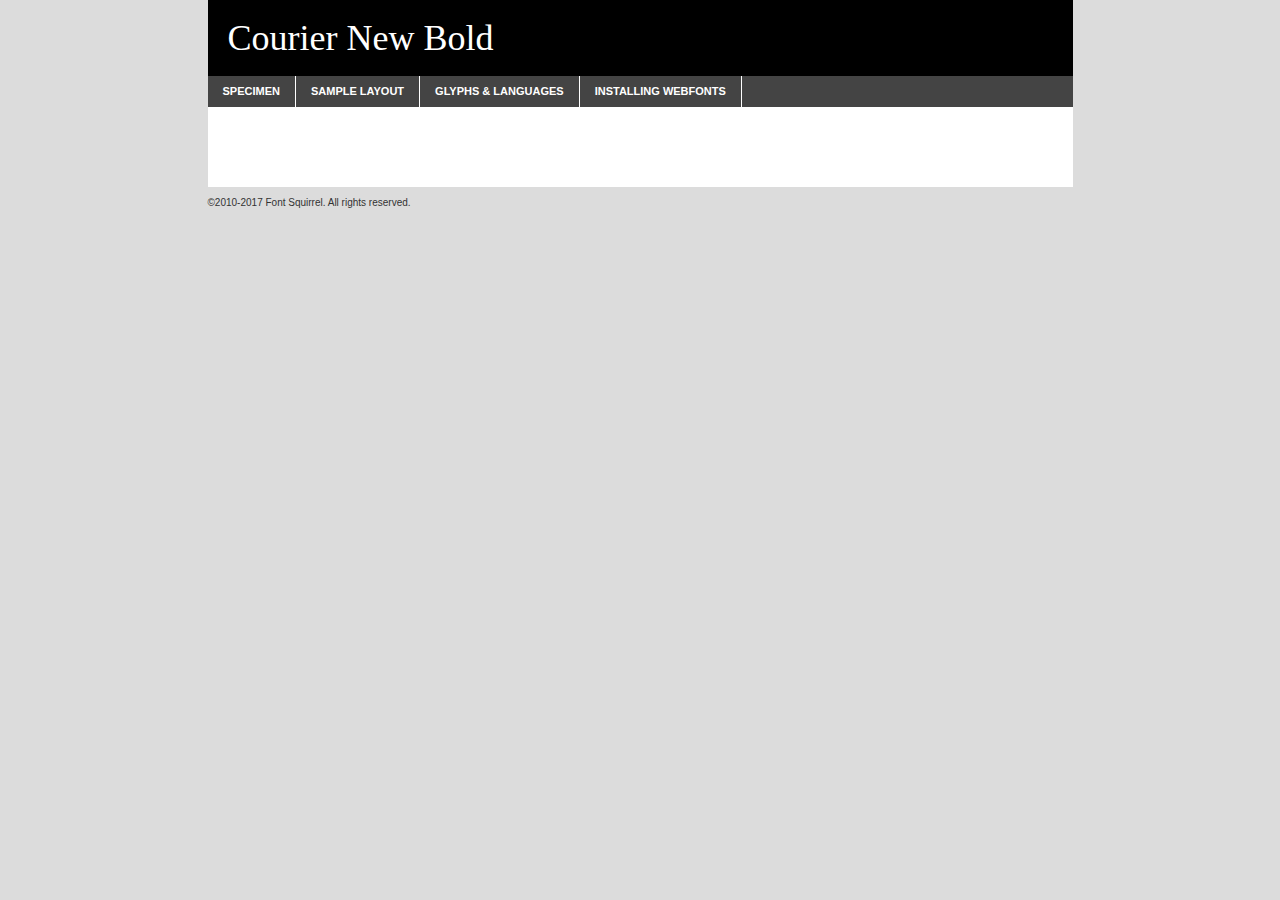
<file: fonts/courier_3-demo.html>
<!DOCTYPE html PUBLIC "-//W3C//DTD XHTML 1.0 Transitional//EN"
	"http://www.w3.org/TR/xhtml1/DTD/xhtml1-transitional.dtd">

<html xmlns="http://www.w3.org/1999/xhtml" xml:lang="en" lang="en">
<head>
	<meta http-equiv="Content-Type" content="text/html; charset=utf-8" />
	<script src="http://ajax.googleapis.com/ajax/libs/jquery/1.7.2/jquery.min.js" type="text/javascript" charset="utf-8"></script>
	<script type="text/javascript">
	(function($){$.fn.easyTabs=function(option){var param=jQuery.extend({fadeSpeed:"fast",defaultContent:1,activeClass:'active'},option);$(this).each(function(){var thisId="#"+this.id;if(param.defaultContent==''){param.defaultContent=1;}
	if(typeof param.defaultContent=="number")
	{var defaultTab=$(thisId+" .tabs li:eq("+(param.defaultContent-1)+") a").attr('href').substr(1);}else{var defaultTab=param.defaultContent;}
	$(thisId+" .tabs li a").each(function(){var tabToHide=$(this).attr('href').substr(1);$("#"+tabToHide).addClass('easytabs-tab-content');});hideAll();changeContent(defaultTab);function hideAll(){$(thisId+" .easytabs-tab-content").hide();}
	function changeContent(tabId){hideAll();$(thisId+" .tabs li").removeClass(param.activeClass);$(thisId+" .tabs li a[href=#"+tabId+"]").closest('li').addClass(param.activeClass);if(param.fadeSpeed!="none")
	{$(thisId+" #"+tabId).fadeIn(param.fadeSpeed);}else{$(thisId+" #"+tabId).show();}}
	$(thisId+" .tabs li").click(function(){var tabId=$(this).find('a').attr('href').substr(1);changeContent(tabId);return false;});});}})(jQuery);
	</script>
	<link rel="stylesheet" href="specimen_files/specimen_stylesheet.css" type="text/css" charset="utf-8" />
	<link rel="stylesheet" href="stylesheet.css" type="text/css" charset="utf-8" />

	<style type="text/css">
					body{
				font-family: 'courier_newbold';
							}
		</style>

	<title>Courier New Bold Specimen</title>
	
	
	<script type="text/javascript" charset="utf-8">
		$(document).ready(function() {
			$('#container').easyTabs({defaultContent:1});
		});
	</script>
</head>

<body>
<div id="container">
	<div id="header">
		Courier New Bold	</div>
	<ul class="tabs">
		<li><a href="#specimen">Specimen</a></li>
		<li><a href="#layout">Sample Layout</a></li>
				<li><a href="#glyphs">Glyphs &amp; Languages</a></li>
		<li><a href="#installing">Installing Webfonts</a></li>
		
	</ul>
	
	<div id="main_content">

		
			<div id="specimen">
		
				<div class="section">
					<div class="grid12 firstcol">
						<div class="huge">AaBb</div>
					</div>
				</div>
		
				<div class="section">
					<div class="glyph_range">A&#x200B;B&#x200b;C&#x200b;D&#x200b;E&#x200b;F&#x200b;G&#x200b;H&#x200b;I&#x200b;J&#x200b;K&#x200b;L&#x200b;M&#x200b;N&#x200b;O&#x200b;P&#x200b;Q&#x200b;R&#x200b;S&#x200b;T&#x200b;U&#x200b;V&#x200b;W&#x200b;X&#x200b;Y&#x200b;Z&#x200b;a&#x200b;b&#x200b;c&#x200b;d&#x200b;e&#x200b;f&#x200b;g&#x200b;h&#x200b;i&#x200b;j&#x200b;k&#x200b;l&#x200b;m&#x200b;n&#x200b;o&#x200b;p&#x200b;q&#x200b;r&#x200b;s&#x200b;t&#x200b;u&#x200b;v&#x200b;w&#x200b;x&#x200b;y&#x200b;z&#x200b;1&#x200b;2&#x200b;3&#x200b;4&#x200b;5&#x200b;6&#x200b;7&#x200b;8&#x200b;9&#x200b;0&#x200b;&amp;&#x200b;.&#x200b;,&#x200b;?&#x200b;!&#x200b;&#64;&#x200b;(&#x200b;)&#x200b;#&#x200b;$&#x200b;%&#x200b;*&#x200b;+&#x200b;-&#x200b;=&#x200b;:&#x200b;;</div>
				</div>
				<div class="section">
					<div class="grid12 firstcol">
						<table class="sample_table">
							<tr><td>10</td><td class="size10">abcdefghijklmnopqrstuvwxyzABCDEFGHIJKLMNOPQRSTUVWXYZ0123456789abcdefghijklmnopqrstuvwxyzABCDEFGHIJKLMNOPQRSTUVWXYZ0123456789abcdefghijklmnopqrstuvwxyzABCDEFGHIJKLMNOPQRSTUVWXYZ</td></tr>
							<tr><td>11</td><td class="size11">abcdefghijklmnopqrstuvwxyzABCDEFGHIJKLMNOPQRSTUVWXYZ0123456789abcdefghijklmnopqrstuvwxyzABCDEFGHIJKLMNOPQRSTUVWXYZ0123456789abcdefghijklmnopqrstuvwxyzABCDEFGHIJKLMNOPQRSTUVWXYZ</td></tr>
							<tr><td>12</td><td class="size12">abcdefghijklmnopqrstuvwxyzABCDEFGHIJKLMNOPQRSTUVWXYZ0123456789abcdefghijklmnopqrstuvwxyzABCDEFGHIJKLMNOPQRSTUVWXYZ0123456789abcdefghijklmnopqrstuvwxyzABCDEFGHIJKLMNOPQRSTUVWXYZ</td></tr>
							<tr><td>13</td><td class="size13">abcdefghijklmnopqrstuvwxyzABCDEFGHIJKLMNOPQRSTUVWXYZ0123456789abcdefghijklmnopqrstuvwxyzABCDEFGHIJKLMNOPQRSTUVWXYZ0123456789abcdefghijklmnopqrstuvwxyzABCDEFGHIJKLMNOPQRSTUVWXYZ</td></tr>
							<tr><td>14</td><td class="size14">abcdefghijklmnopqrstuvwxyzABCDEFGHIJKLMNOPQRSTUVWXYZ0123456789abcdefghijklmnopqrstuvwxyzABCDEFGHIJKLMNOPQRSTUVWXYZ0123456789abcdefghijklmnopqrstuvwxyzABCDEFGHIJKLMNOPQRSTUVWXYZ</td></tr>
							<tr><td>16</td><td class="size16">abcdefghijklmnopqrstuvwxyzABCDEFGHIJKLMNOPQRSTUVWXYZ0123456789abcdefghijklmnopqrstuvwxyzABCDEFGHIJKLMNOPQRSTUVWXYZ</td></tr>
							<tr><td>18</td><td class="size18">abcdefghijklmnopqrstuvwxyzABCDEFGHIJKLMNOPQRSTUVWXYZ0123456789abcdefghijklmnopqrstuvwxyzABCDEFGHIJKLMNOPQRSTUVWXYZ</td></tr>
							<tr><td>20</td><td class="size20">abcdefghijklmnopqrstuvwxyzABCDEFGHIJKLMNOPQRSTUVWXYZ0123456789abcdefghijklmnopqrstuvwxyzABCDEFGHIJKLMNOPQRSTUVWXYZ</td></tr>
							<tr><td>24</td><td class="size24">abcdefghijklmnopqrstuvwxyzABCDEFGHIJKLMNOPQRSTUVWXYZ0123456789abcdefghijklmnopqrstuvwxyzABCDEFGHIJKLMNOPQRSTUVWXYZ</td></tr>
							<tr><td>30</td><td class="size30">abcdefghijklmnopqrstuvwxyzABCDEFGHIJKLMNOPQRSTUVWXYZ0123456789abcdefghijklmnopqrstuvwxyzABCDEFGHIJKLMNOPQRSTUVWXYZ</td></tr>
							<tr><td>36</td><td class="size36">abcdefghijklmnopqrstuvwxyzABCDEFGHIJKLMNOPQRSTUVWXYZ0123456789abcdefghijklmnopqrstuvwxyzABCDEFGHIJKLMNOPQRSTUVWXYZ</td></tr>
							<tr><td>48</td><td class="size48">abcdefghijklmnopqrstuvwxyzABCDEFGHIJKLMNOPQRSTUVWXYZ0123456789abcdefghijklmnopqrstuvwxyzABCDEFGHIJKLMNOPQRSTUVWXYZ</td></tr>
							<tr><td>60</td><td class="size60">abcdefghijklmnopqrstuvwxyzABCDEFGHIJKLMNOPQRSTUVWXYZ0123456789abcdefghijklmnopqrstuvwxyzABCDEFGHIJKLMNOPQRSTUVWXYZ</td></tr>
							<tr><td>72</td><td class="size72">abcdefghijklmnopqrstuvwxyzABCDEFGHIJKLMNOPQRSTUVWXYZ0123456789abcdefghijklmnopqrstuvwxyzABCDEFGHIJKLMNOPQRSTUVWXYZ</td></tr>
							<tr><td>90</td><td class="size90">abcdefghijklmnopqrstuvwxyzABCDEFGHIJKLMNOPQRSTUVWXYZ0123456789abcdefghijklmnopqrstuvwxyzABCDEFGHIJKLMNOPQRSTUVWXYZ</td></tr>
						</table>
				
					</div>
			
				</div>
		
		
		
								<div class="section" id="bodycomparison">


										<div id="xheight">
				<div class="fontbody">&#x25FC;&#x25FC;&#x25FC;&#x25FC;&#x25FC;&#x25FC;&#x25FC;&#x25FC;&#x25FC;&#x25FC;&#x25FC;&#x25FC;&#x25FC;&#x25FC;&#x25FC;&#x25FC;&#x25FC;&#x25FC;&#x25FC;&#x25FC;&#x25FC;&#x25FC;&#x25FC;&#x25FC;&#x25FC;&#x25FC;&#x25FC;&#x25FC;&#x25FC;&#x25FC;&#x25FC;&#x25FC;&#x25FC;&#x25FC;&#x25FC;&#x25FC;&#x25FC;&#x25FC;&#x25FC;&#x25FC;&#x25FC;&#x25FC;&#x25FC;&#x25FC;&#x25FC;&#x25FC;&#x25FC;&#x25FC;&#x25FC;&#x25FC;&#x25FC;&#x25FC;&#x25FC;&#x25FC;&#x25FC;&#x25FC;&#x25FC;&#x25FC;&#x25FC;&#x25FC;&#x25FC;&#x25FC;&#x25FC;&#x25FC;&#x25FC;&#x25FC;&#x25FC;&#x25FC;&#x25FC;&#x25FC;&#x25FC;&#x25FC;&#x25FC;&#x25FC;&#x25FC;&#x25FC;&#x25FC;&#x25FC;&#x25FC;&#x25FC;&#x25FC;&#x25FC;&#x25FC;&#x25FC;&#x25FC;&#x25FC;&#x25FC;&#x25FC;&#x25FC;&#x25FC;&#x25FC;&#x25FC;&#x25FC;&#x25FC;&#x25FC;&#x25FC;&#x25FC;&#x25FC;&#x25FC;body</div><div class="arialbody">body</div><div class="verdanabody">body</div><div class="georgiabody">body</div></div>
										<div class="fontbody" style="z-index:1">
											body<span>Courier New Bold</span>
										</div>
										<div class="arialbody" style="z-index:1">
											body<span>Arial</span>
										</div>
										<div class="verdanabody" style="z-index:1">
											body<span>Verdana</span>
										</div>
										<div class="georgiabody" style="z-index:1">
											body<span>Georgia</span>
										</div>



								</div>
		
		
				<div class="section psample psample_row1" id="">
					
					<div class="grid2 firstcol">
						<p class="size10"><span>10.</span>Aenean lacinia bibendum nulla sed consectetur. Fusce dapibus, tellus ac cursus commodo, tortor mauris condimentum nibh, ut fermentum massa justo sit amet risus. Nullam id dolor id nibh ultricies vehicula ut id elit. Cum sociis natoque penatibus et magnis dis parturient montes, nascetur ridiculus mus. Nulla vitae elit libero, a pharetra augue.</p>
			
					</div>
					<div class="grid3">
						<p class="size11"><span>11.</span>Aenean lacinia bibendum nulla sed consectetur. Fusce dapibus, tellus ac cursus commodo, tortor mauris condimentum nibh, ut fermentum massa justo sit amet risus. Nullam id dolor id nibh ultricies vehicula ut id elit. Cum sociis natoque penatibus et magnis dis parturient montes, nascetur ridiculus mus. Nulla vitae elit libero, a pharetra augue.</p>
			
					</div>
					<div class="grid3">
						<p class="size12"><span>12.</span>Aenean lacinia bibendum nulla sed consectetur. Fusce dapibus, tellus ac cursus commodo, tortor mauris condimentum nibh, ut fermentum massa justo sit amet risus. Nullam id dolor id nibh ultricies vehicula ut id elit. Cum sociis natoque penatibus et magnis dis parturient montes, nascetur ridiculus mus. Nulla vitae elit libero, a pharetra augue.</p>
			
					</div>
					<div class="grid4">
						<p class="size13"><span>13.</span>Aenean lacinia bibendum nulla sed consectetur. Fusce dapibus, tellus ac cursus commodo, tortor mauris condimentum nibh, ut fermentum massa justo sit amet risus. Nullam id dolor id nibh ultricies vehicula ut id elit. Cum sociis natoque penatibus et magnis dis parturient montes, nascetur ridiculus mus. Nulla vitae elit libero, a pharetra augue.</p>
			
					</div>
					<div class="white_blend"></div>
					
				</div>
				<div class="section psample psample_row2" id="">
					<div class="grid3 firstcol">
						<p class="size14"><span>14.</span>Aenean lacinia bibendum nulla sed consectetur. Fusce dapibus, tellus ac cursus commodo, tortor mauris condimentum nibh, ut fermentum massa justo sit amet risus. Nullam id dolor id nibh ultricies vehicula ut id elit. Cum sociis natoque penatibus et magnis dis parturient montes, nascetur ridiculus mus. Nulla vitae elit libero, a pharetra augue.</p>
			
					</div>
					<div class="grid4">
						<p class="size16"><span>16.</span>Aenean lacinia bibendum nulla sed consectetur. Fusce dapibus, tellus ac cursus commodo, tortor mauris condimentum nibh, ut fermentum massa justo sit amet risus. Nullam id dolor id nibh ultricies vehicula ut id elit. Cum sociis natoque penatibus et magnis dis parturient montes, nascetur ridiculus mus. Nulla vitae elit libero, a pharetra augue.</p>
			
					</div>
					<div class="grid5">
						<p class="size18"><span>18.</span>Aenean lacinia bibendum nulla sed consectetur. Fusce dapibus, tellus ac cursus commodo, tortor mauris condimentum nibh, ut fermentum massa justo sit amet risus. Nullam id dolor id nibh ultricies vehicula ut id elit. Cum sociis natoque penatibus et magnis dis parturient montes, nascetur ridiculus mus. Nulla vitae elit libero, a pharetra augue.</p>
			
					</div>

					<div class="white_blend"></div>

				</div>
				
				<div class="section psample psample_row3" id="">
					<div class="grid5 firstcol">
						<p class="size20"><span>20.</span>Aenean lacinia bibendum nulla sed consectetur. Fusce dapibus, tellus ac cursus commodo, tortor mauris condimentum nibh, ut fermentum massa justo sit amet risus. Nullam id dolor id nibh ultricies vehicula ut id elit. Cum sociis natoque penatibus et magnis dis parturient montes, nascetur ridiculus mus. Nulla vitae elit libero, a pharetra augue.</p>
					</div>
					<div class="grid7">
						<p class="size24"><span>24.</span>Aenean lacinia bibendum nulla sed consectetur. Fusce dapibus, tellus ac cursus commodo, tortor mauris condimentum nibh, ut fermentum massa justo sit amet risus. Nullam id dolor id nibh ultricies vehicula ut id elit. Cum sociis natoque penatibus et magnis dis parturient montes, nascetur ridiculus mus. Nulla vitae elit libero, a pharetra augue.</p>
					</div>
					
					<div class="white_blend"></div>
					
				</div>
				
				<div class="section psample psample_row4" id="">
					<div class="grid12 firstcol">
						<p class="size30"><span>30.</span>Aenean lacinia bibendum nulla sed consectetur. Fusce dapibus, tellus ac cursus commodo, tortor mauris condimentum nibh, ut fermentum massa justo sit amet risus. Nullam id dolor id nibh ultricies vehicula ut id elit. Cum sociis natoque penatibus et magnis dis parturient montes, nascetur ridiculus mus. Nulla vitae elit libero, a pharetra augue.</p>
					</div>
					<div class="white_blend"></div>
					
				</div>
				
				
				
				<div class="section psample psample_row1 fullreverse">
					<div class="grid2 firstcol">
						<p class="size10"><span>10.</span>Aenean lacinia bibendum nulla sed consectetur. Fusce dapibus, tellus ac cursus commodo, tortor mauris condimentum nibh, ut fermentum massa justo sit amet risus. Nullam id dolor id nibh ultricies vehicula ut id elit. Cum sociis natoque penatibus et magnis dis parturient montes, nascetur ridiculus mus. Nulla vitae elit libero, a pharetra augue.</p>
			
					</div>
					<div class="grid3">
						<p class="size11"><span>11.</span>Aenean lacinia bibendum nulla sed consectetur. Fusce dapibus, tellus ac cursus commodo, tortor mauris condimentum nibh, ut fermentum massa justo sit amet risus. Nullam id dolor id nibh ultricies vehicula ut id elit. Cum sociis natoque penatibus et magnis dis parturient montes, nascetur ridiculus mus. Nulla vitae elit libero, a pharetra augue.</p>
			
					</div>
					<div class="grid3">
						<p class="size12"><span>12.</span>Aenean lacinia bibendum nulla sed consectetur. Fusce dapibus, tellus ac cursus commodo, tortor mauris condimentum nibh, ut fermentum massa justo sit amet risus. Nullam id dolor id nibh ultricies vehicula ut id elit. Cum sociis natoque penatibus et magnis dis parturient montes, nascetur ridiculus mus. Nulla vitae elit libero, a pharetra augue.</p>
			
					</div>
					<div class="grid4">
						<p class="size13"><span>13.</span>Aenean lacinia bibendum nulla sed consectetur. Fusce dapibus, tellus ac cursus commodo, tortor mauris condimentum nibh, ut fermentum massa justo sit amet risus. Nullam id dolor id nibh ultricies vehicula ut id elit. Cum sociis natoque penatibus et magnis dis parturient montes, nascetur ridiculus mus. Nulla vitae elit libero, a pharetra augue.</p>
			
					</div>
					<div class="black_blend"></div>
					
				</div>
				
				<div class="section psample psample_row2 fullreverse">
					<div class="grid3 firstcol">
						<p class="size14"><span>14.</span>Aenean lacinia bibendum nulla sed consectetur. Fusce dapibus, tellus ac cursus commodo, tortor mauris condimentum nibh, ut fermentum massa justo sit amet risus. Nullam id dolor id nibh ultricies vehicula ut id elit. Cum sociis natoque penatibus et magnis dis parturient montes, nascetur ridiculus mus. Nulla vitae elit libero, a pharetra augue.</p>
			
					</div>
					<div class="grid4">
						<p class="size16"><span>16.</span>Aenean lacinia bibendum nulla sed consectetur. Fusce dapibus, tellus ac cursus commodo, tortor mauris condimentum nibh, ut fermentum massa justo sit amet risus. Nullam id dolor id nibh ultricies vehicula ut id elit. Cum sociis natoque penatibus et magnis dis parturient montes, nascetur ridiculus mus. Nulla vitae elit libero, a pharetra augue.</p>
			
					</div>
					<div class="grid5">
						<p class="size18"><span>18.</span>Aenean lacinia bibendum nulla sed consectetur. Fusce dapibus, tellus ac cursus commodo, tortor mauris condimentum nibh, ut fermentum massa justo sit amet risus. Nullam id dolor id nibh ultricies vehicula ut id elit. Cum sociis natoque penatibus et magnis dis parturient montes, nascetur ridiculus mus. Nulla vitae elit libero, a pharetra augue.</p>
			
					</div>
					<div class="black_blend"></div>

				</div>
				
				<div class="section psample fullreverse psample_row3" id="">
					<div class="grid5 firstcol">
						<p class="size20"><span>20.</span>Aenean lacinia bibendum nulla sed consectetur. Fusce dapibus, tellus ac cursus commodo, tortor mauris condimentum nibh, ut fermentum massa justo sit amet risus. Nullam id dolor id nibh ultricies vehicula ut id elit. Cum sociis natoque penatibus et magnis dis parturient montes, nascetur ridiculus mus. Nulla vitae elit libero, a pharetra augue.</p>
					</div>
					<div class="grid7">
						<p class="size24"><span>24.</span>Aenean lacinia bibendum nulla sed consectetur. Fusce dapibus, tellus ac cursus commodo, tortor mauris condimentum nibh, ut fermentum massa justo sit amet risus. Nullam id dolor id nibh ultricies vehicula ut id elit. Cum sociis natoque penatibus et magnis dis parturient montes, nascetur ridiculus mus. Nulla vitae elit libero, a pharetra augue.</p>
					</div>
					
					<div class="black_blend"></div>
					
				</div>
				
				<div class="section psample fullreverse psample_row4" id="" style="border-bottom: 20px #000 solid;">
					<div class="grid12 firstcol">
						<p class="size30"><span>30.</span>Aenean lacinia bibendum nulla sed consectetur. Fusce dapibus, tellus ac cursus commodo, tortor mauris condimentum nibh, ut fermentum massa justo sit amet risus. Nullam id dolor id nibh ultricies vehicula ut id elit. Cum sociis natoque penatibus et magnis dis parturient montes, nascetur ridiculus mus. Nulla vitae elit libero, a pharetra augue.</p>
					</div>
					<div class="black_blend"></div>
					
				</div>
				
				
				
				
			</div>
			
			<div id="layout">
				
				<div class="section">
					
					<div class="grid12 firstcol">
						<h1>Lorem Ipsum Dolor</h1>
						<h2>Etiam porta sem malesuada magna mollis euismod</h2>
						
						<p class="byline">By <a href="#link">Aenean Lacinia</a></p>
					</div>
				</div>
				<div class="section">
					<div class="grid8 firstcol">
						<p class="large">Donec sed odio dui. Morbi leo risus, porta ac consectetur ac, vestibulum at eros. Fusce dapibus, tellus ac cursus commodo, tortor mauris condimentum nibh, ut fermentum massa justo sit amet risus. </p>

						
						<h3>Pellentesque ornare sem</h3>

						<p>Maecenas sed diam eget risus varius blandit sit amet non magna. Maecenas faucibus mollis interdum. Donec ullamcorper nulla non metus auctor fringilla. Nullam id dolor id nibh ultricies vehicula ut id elit. Nullam id dolor id nibh ultricies vehicula ut id elit. </p>

						<p>Aenean eu leo quam. Pellentesque ornare sem lacinia quam venenatis vestibulum. Lorem ipsum dolor sit amet, consectetur adipiscing elit. Cum sociis natoque penatibus et magnis dis parturient montes, nascetur ridiculus mus. </p>

						<p>Nulla vitae elit libero, a pharetra augue. Praesent commodo cursus magna, vel scelerisque nisl consectetur et. Aenean lacinia bibendum nulla sed consectetur. </p>

						<p>Nullam quis risus eget urna mollis ornare vel eu leo. Nullam quis risus eget urna mollis ornare vel eu leo. Maecenas sed diam eget risus varius blandit sit amet non magna. Donec ullamcorper nulla non metus auctor fringilla. </p>

						<h3>Cras mattis consectetur</h3>

						<p>Aenean eu leo quam. Pellentesque ornare sem lacinia quam venenatis vestibulum. Aenean lacinia bibendum nulla sed consectetur. Integer posuere erat a ante venenatis dapibus posuere velit aliquet. Cras mattis consectetur purus sit amet fermentum. </p>

						<p>Nullam id dolor id nibh ultricies vehicula ut id elit. Nullam quis risus eget urna mollis ornare vel eu leo. Cras mattis consectetur purus sit amet fermentum.</p>
					</div>
					
					<div class="grid4 sidebar">
						
						<div class="box reverse">
							<p class="last">Nullam quis risus eget urna mollis ornare vel eu leo. Donec ullamcorper nulla non metus auctor fringilla. Cras mattis consectetur purus sit amet fermentum. Sed posuere consectetur est at lobortis. Lorem ipsum dolor sit amet, consectetur adipiscing elit. </p>
						</div>
						
						<p class="caption">Maecenas sed diam eget risus varius.</p>

						<p>Vestibulum id ligula porta felis euismod semper. Integer posuere erat a ante venenatis dapibus posuere velit aliquet. Vestibulum id ligula porta felis euismod semper. Sed posuere consectetur est at lobortis. Maecenas sed diam eget risus varius blandit sit amet non magna. Fusce dapibus, tellus ac cursus commodo, tortor mauris condimentum nibh, ut fermentum massa justo sit amet risus. </p>

					

						<p>Duis mollis, est non commodo luctus, nisi erat porttitor ligula, eget lacinia odio sem nec elit. Aenean lacinia bibendum nulla sed consectetur. Vivamus sagittis lacus vel augue laoreet rutrum faucibus dolor auctor. Aenean lacinia bibendum nulla sed consectetur. Nullam quis risus eget urna mollis ornare vel eu leo. </p>

						<p>Praesent commodo cursus magna, vel scelerisque nisl consectetur et. Donec ullamcorper nulla non metus auctor fringilla. Maecenas faucibus mollis interdum. Fusce dapibus, tellus ac cursus commodo, tortor mauris condimentum nibh, ut fermentum massa justo sit amet risus. </p>

					</div>
				</div>
				
			</div>


			



		<div id="glyphs">
			<div class="section">
				<div class="grid12 firstcol">
			
				<h1>Language Support</h1>
				<p>The subset of Courier New Bold in this kit supports the following languages:<br />
			
					Albanian, Basque, Breton, Chamorro, Danish, Dutch, English, Faroese, Finnish, French, Frisian, Galician, German, Icelandic, Italian, Malagasy, Norwegian, Portuguese, Spanish, Alsatian, Aragonese, Arapaho, Arrernte, Asturian, Aymara, Bislama, Cebuano, Corsican, Fijian, French_creole, Genoese, Gilbertese, Greenlandic, Haitian_creole, Hiligaynon, Hmong, Hopi, Ibanag, Iloko_ilokano, Indonesian, Interglossa_glosa, Interlingua, Irish_gaelic, Jerriais, Lojban, Lombard, Luxembourgeois, Manx, Mohawk, Norfolk_pitcairnese, Occitan, Oromo, Pangasinan, Papiamento, Piedmontese, Potawatomi, Rhaeto-romance, Romansh, Rotokas, Sami_lule, Samoan, Sardinian, Scots_gaelic, Seychelles_creole, Shona, Sicilian, Somali, Southern_ndebele, Swahili, Swati_swazi, Tagalog_filipino_pilipino, Tetum, Tok_pisin, Uyghur_latinized, Volapuk, Walloon, Warlpiri, Xhosa, Yapese, Zulu, Latinbasic, Ubasic, Demo				</p>
				<h1>Glyph Chart</h1>
				<p>The subset of Courier New Bold in this kit includes all the glyphs listed below. Unicode entities are included above each glyph to help you insert individual characters into your layout.</p>
				<div id="glyph_chart">
			
																				 <div><p>&amp;#13;</p>&#13;</div>
																				 <div><p>&amp;#32;</p>&#32;</div>
																				 <div><p>&amp;#33;</p>&#33;</div>
																				 <div><p>&amp;#34;</p>&#34;</div>
																				 <div><p>&amp;#35;</p>&#35;</div>
																				 <div><p>&amp;#36;</p>&#36;</div>
																				 <div><p>&amp;#37;</p>&#37;</div>
																				 <div><p>&amp;#38;</p>&#38;</div>
																				 <div><p>&amp;#39;</p>&#39;</div>
																				 <div><p>&amp;#40;</p>&#40;</div>
																				 <div><p>&amp;#41;</p>&#41;</div>
																				 <div><p>&amp;#42;</p>&#42;</div>
																				 <div><p>&amp;#43;</p>&#43;</div>
																				 <div><p>&amp;#44;</p>&#44;</div>
																				 <div><p>&amp;#45;</p>&#45;</div>
																				 <div><p>&amp;#46;</p>&#46;</div>
																				 <div><p>&amp;#47;</p>&#47;</div>
																				 <div><p>&amp;#48;</p>&#48;</div>
																				 <div><p>&amp;#49;</p>&#49;</div>
																				 <div><p>&amp;#50;</p>&#50;</div>
																				 <div><p>&amp;#51;</p>&#51;</div>
																				 <div><p>&amp;#52;</p>&#52;</div>
																				 <div><p>&amp;#53;</p>&#53;</div>
																				 <div><p>&amp;#54;</p>&#54;</div>
																				 <div><p>&amp;#55;</p>&#55;</div>
																				 <div><p>&amp;#56;</p>&#56;</div>
																				 <div><p>&amp;#57;</p>&#57;</div>
																				 <div><p>&amp;#58;</p>&#58;</div>
																				 <div><p>&amp;#59;</p>&#59;</div>
																				 <div><p>&amp;#60;</p>&#60;</div>
																				 <div><p>&amp;#61;</p>&#61;</div>
																				 <div><p>&amp;#62;</p>&#62;</div>
																				 <div><p>&amp;#63;</p>&#63;</div>
																				 <div><p>&amp;#64;</p>&#64;</div>
																				 <div><p>&amp;#65;</p>&#65;</div>
																				 <div><p>&amp;#66;</p>&#66;</div>
																				 <div><p>&amp;#67;</p>&#67;</div>
																				 <div><p>&amp;#68;</p>&#68;</div>
																				 <div><p>&amp;#69;</p>&#69;</div>
																				 <div><p>&amp;#70;</p>&#70;</div>
																				 <div><p>&amp;#71;</p>&#71;</div>
																				 <div><p>&amp;#72;</p>&#72;</div>
																				 <div><p>&amp;#73;</p>&#73;</div>
																				 <div><p>&amp;#74;</p>&#74;</div>
																				 <div><p>&amp;#75;</p>&#75;</div>
																				 <div><p>&amp;#76;</p>&#76;</div>
																				 <div><p>&amp;#77;</p>&#77;</div>
																				 <div><p>&amp;#78;</p>&#78;</div>
																				 <div><p>&amp;#79;</p>&#79;</div>
																				 <div><p>&amp;#80;</p>&#80;</div>
																				 <div><p>&amp;#81;</p>&#81;</div>
																				 <div><p>&amp;#82;</p>&#82;</div>
																				 <div><p>&amp;#83;</p>&#83;</div>
																				 <div><p>&amp;#84;</p>&#84;</div>
																				 <div><p>&amp;#85;</p>&#85;</div>
																				 <div><p>&amp;#86;</p>&#86;</div>
																				 <div><p>&amp;#87;</p>&#87;</div>
																				 <div><p>&amp;#88;</p>&#88;</div>
																				 <div><p>&amp;#89;</p>&#89;</div>
																				 <div><p>&amp;#90;</p>&#90;</div>
																				 <div><p>&amp;#91;</p>&#91;</div>
																				 <div><p>&amp;#92;</p>&#92;</div>
																				 <div><p>&amp;#93;</p>&#93;</div>
																				 <div><p>&amp;#94;</p>&#94;</div>
																				 <div><p>&amp;#95;</p>&#95;</div>
																				 <div><p>&amp;#96;</p>&#96;</div>
																				 <div><p>&amp;#97;</p>&#97;</div>
																				 <div><p>&amp;#98;</p>&#98;</div>
																				 <div><p>&amp;#99;</p>&#99;</div>
																				 <div><p>&amp;#100;</p>&#100;</div>
																				 <div><p>&amp;#101;</p>&#101;</div>
																				 <div><p>&amp;#102;</p>&#102;</div>
																				 <div><p>&amp;#103;</p>&#103;</div>
																				 <div><p>&amp;#104;</p>&#104;</div>
																				 <div><p>&amp;#105;</p>&#105;</div>
																				 <div><p>&amp;#106;</p>&#106;</div>
																				 <div><p>&amp;#107;</p>&#107;</div>
																				 <div><p>&amp;#108;</p>&#108;</div>
																				 <div><p>&amp;#109;</p>&#109;</div>
																				 <div><p>&amp;#110;</p>&#110;</div>
																				 <div><p>&amp;#111;</p>&#111;</div>
																				 <div><p>&amp;#112;</p>&#112;</div>
																				 <div><p>&amp;#113;</p>&#113;</div>
																				 <div><p>&amp;#114;</p>&#114;</div>
																				 <div><p>&amp;#115;</p>&#115;</div>
																				 <div><p>&amp;#116;</p>&#116;</div>
																				 <div><p>&amp;#117;</p>&#117;</div>
																				 <div><p>&amp;#118;</p>&#118;</div>
																				 <div><p>&amp;#119;</p>&#119;</div>
																				 <div><p>&amp;#120;</p>&#120;</div>
																				 <div><p>&amp;#121;</p>&#121;</div>
																				 <div><p>&amp;#122;</p>&#122;</div>
																				 <div><p>&amp;#123;</p>&#123;</div>
																				 <div><p>&amp;#124;</p>&#124;</div>
																				 <div><p>&amp;#125;</p>&#125;</div>
																				 <div><p>&amp;#126;</p>&#126;</div>
																				 <div><p>&amp;#160;</p>&#160;</div>
																				 <div><p>&amp;#161;</p>&#161;</div>
																				 <div><p>&amp;#162;</p>&#162;</div>
																				 <div><p>&amp;#163;</p>&#163;</div>
																				 <div><p>&amp;#164;</p>&#164;</div>
																				 <div><p>&amp;#165;</p>&#165;</div>
																				 <div><p>&amp;#166;</p>&#166;</div>
																				 <div><p>&amp;#167;</p>&#167;</div>
																				 <div><p>&amp;#168;</p>&#168;</div>
																				 <div><p>&amp;#169;</p>&#169;</div>
																				 <div><p>&amp;#170;</p>&#170;</div>
																				 <div><p>&amp;#171;</p>&#171;</div>
																				 <div><p>&amp;#172;</p>&#172;</div>
																				 <div><p>&amp;#173;</p>&#173;</div>
																				 <div><p>&amp;#174;</p>&#174;</div>
																				 <div><p>&amp;#175;</p>&#175;</div>
																				 <div><p>&amp;#176;</p>&#176;</div>
																				 <div><p>&amp;#177;</p>&#177;</div>
																				 <div><p>&amp;#178;</p>&#178;</div>
																				 <div><p>&amp;#179;</p>&#179;</div>
																				 <div><p>&amp;#180;</p>&#180;</div>
																				 <div><p>&amp;#181;</p>&#181;</div>
																				 <div><p>&amp;#182;</p>&#182;</div>
																				 <div><p>&amp;#183;</p>&#183;</div>
																				 <div><p>&amp;#184;</p>&#184;</div>
																				 <div><p>&amp;#185;</p>&#185;</div>
																				 <div><p>&amp;#186;</p>&#186;</div>
																				 <div><p>&amp;#187;</p>&#187;</div>
																				 <div><p>&amp;#188;</p>&#188;</div>
																				 <div><p>&amp;#189;</p>&#189;</div>
																				 <div><p>&amp;#190;</p>&#190;</div>
																				 <div><p>&amp;#191;</p>&#191;</div>
																				 <div><p>&amp;#192;</p>&#192;</div>
																				 <div><p>&amp;#193;</p>&#193;</div>
																				 <div><p>&amp;#194;</p>&#194;</div>
																				 <div><p>&amp;#195;</p>&#195;</div>
																				 <div><p>&amp;#196;</p>&#196;</div>
																				 <div><p>&amp;#197;</p>&#197;</div>
																				 <div><p>&amp;#198;</p>&#198;</div>
																				 <div><p>&amp;#199;</p>&#199;</div>
																				 <div><p>&amp;#200;</p>&#200;</div>
																				 <div><p>&amp;#201;</p>&#201;</div>
																				 <div><p>&amp;#202;</p>&#202;</div>
																				 <div><p>&amp;#203;</p>&#203;</div>
																				 <div><p>&amp;#204;</p>&#204;</div>
																				 <div><p>&amp;#205;</p>&#205;</div>
																				 <div><p>&amp;#206;</p>&#206;</div>
																				 <div><p>&amp;#207;</p>&#207;</div>
																				 <div><p>&amp;#208;</p>&#208;</div>
																				 <div><p>&amp;#209;</p>&#209;</div>
																				 <div><p>&amp;#210;</p>&#210;</div>
																				 <div><p>&amp;#211;</p>&#211;</div>
																				 <div><p>&amp;#212;</p>&#212;</div>
																				 <div><p>&amp;#213;</p>&#213;</div>
																				 <div><p>&amp;#214;</p>&#214;</div>
																				 <div><p>&amp;#215;</p>&#215;</div>
																				 <div><p>&amp;#216;</p>&#216;</div>
																				 <div><p>&amp;#217;</p>&#217;</div>
																				 <div><p>&amp;#218;</p>&#218;</div>
																				 <div><p>&amp;#219;</p>&#219;</div>
																				 <div><p>&amp;#220;</p>&#220;</div>
																				 <div><p>&amp;#221;</p>&#221;</div>
																				 <div><p>&amp;#222;</p>&#222;</div>
																				 <div><p>&amp;#223;</p>&#223;</div>
																				 <div><p>&amp;#224;</p>&#224;</div>
																				 <div><p>&amp;#225;</p>&#225;</div>
																				 <div><p>&amp;#226;</p>&#226;</div>
																				 <div><p>&amp;#227;</p>&#227;</div>
																				 <div><p>&amp;#228;</p>&#228;</div>
																				 <div><p>&amp;#229;</p>&#229;</div>
																				 <div><p>&amp;#230;</p>&#230;</div>
																				 <div><p>&amp;#231;</p>&#231;</div>
																				 <div><p>&amp;#232;</p>&#232;</div>
																				 <div><p>&amp;#233;</p>&#233;</div>
																				 <div><p>&amp;#234;</p>&#234;</div>
																				 <div><p>&amp;#235;</p>&#235;</div>
																				 <div><p>&amp;#236;</p>&#236;</div>
																				 <div><p>&amp;#237;</p>&#237;</div>
																				 <div><p>&amp;#238;</p>&#238;</div>
																				 <div><p>&amp;#239;</p>&#239;</div>
																				 <div><p>&amp;#240;</p>&#240;</div>
																				 <div><p>&amp;#241;</p>&#241;</div>
																				 <div><p>&amp;#242;</p>&#242;</div>
																				 <div><p>&amp;#243;</p>&#243;</div>
																				 <div><p>&amp;#244;</p>&#244;</div>
																				 <div><p>&amp;#245;</p>&#245;</div>
																				 <div><p>&amp;#246;</p>&#246;</div>
																				 <div><p>&amp;#247;</p>&#247;</div>
																				 <div><p>&amp;#248;</p>&#248;</div>
																				 <div><p>&amp;#249;</p>&#249;</div>
																				 <div><p>&amp;#250;</p>&#250;</div>
																				 <div><p>&amp;#251;</p>&#251;</div>
																				 <div><p>&amp;#252;</p>&#252;</div>
																				 <div><p>&amp;#253;</p>&#253;</div>
																				 <div><p>&amp;#254;</p>&#254;</div>
																				 <div><p>&amp;#255;</p>&#255;</div>
																				 <div><p>&amp;#338;</p>&#338;</div>
																				 <div><p>&amp;#339;</p>&#339;</div>
																				 <div><p>&amp;#376;</p>&#376;</div>
																				 <div><p>&amp;#710;</p>&#710;</div>
																				 <div><p>&amp;#732;</p>&#732;</div>
																				 <div><p>&amp;#8192;</p>&#8192;</div>
																				 <div><p>&amp;#8193;</p>&#8193;</div>
																				 <div><p>&amp;#8194;</p>&#8194;</div>
																				 <div><p>&amp;#8195;</p>&#8195;</div>
																				 <div><p>&amp;#8196;</p>&#8196;</div>
																				 <div><p>&amp;#8197;</p>&#8197;</div>
																				 <div><p>&amp;#8198;</p>&#8198;</div>
																				 <div><p>&amp;#8199;</p>&#8199;</div>
																				 <div><p>&amp;#8200;</p>&#8200;</div>
																				 <div><p>&amp;#8201;</p>&#8201;</div>
																				 <div><p>&amp;#8202;</p>&#8202;</div>
																				 <div><p>&amp;#8208;</p>&#8208;</div>
																				 <div><p>&amp;#8209;</p>&#8209;</div>
																				 <div><p>&amp;#8210;</p>&#8210;</div>
																				 <div><p>&amp;#8211;</p>&#8211;</div>
																				 <div><p>&amp;#8212;</p>&#8212;</div>
																				 <div><p>&amp;#8216;</p>&#8216;</div>
																				 <div><p>&amp;#8217;</p>&#8217;</div>
																				 <div><p>&amp;#8218;</p>&#8218;</div>
																				 <div><p>&amp;#8220;</p>&#8220;</div>
																				 <div><p>&amp;#8221;</p>&#8221;</div>
																				 <div><p>&amp;#8222;</p>&#8222;</div>
																				 <div><p>&amp;#8226;</p>&#8226;</div>
																				 <div><p>&amp;#8230;</p>&#8230;</div>
																				 <div><p>&amp;#8239;</p>&#8239;</div>
																				 <div><p>&amp;#8249;</p>&#8249;</div>
																				 <div><p>&amp;#8250;</p>&#8250;</div>
																				 <div><p>&amp;#8287;</p>&#8287;</div>
																				 <div><p>&amp;#8364;</p>&#8364;</div>
																				 <div><p>&amp;#8482;</p>&#8482;</div>
																				 <div><p>&amp;#9724;</p>&#9724;</div>
																				 <div><p>&amp;#64257;</p>&#64257;</div>
																				 <div><p>&amp;#64258;</p>&#64258;</div>
																																						</div>	
				</div>
		
		
			</div>
		</div>
		
		
		<div id="specs">
			
		</div>
	
		<div id="installing">
			<div class="section">
				<div class="grid7 firstcol">
					<h1>Installing Webfonts</h1>
					
					<p>Webfonts are supported by all major browser platforms but not all in the same way. There are currently four different font formats that must be included in order to target all browsers. This includes TTF, WOFF, EOT and SVG.</p>
					
					<h2>1. Upload your webfonts</h2>
					<p>You must upload your webfont kit to your website. They should be in or near the same directory as your CSS files.</p>
					
					<h2>2. Include the webfont stylesheet</h2>
					<p>A special CSS @font-face declaration helps the various browsers select the appropriate font it needs without causing you a bunch of headaches. Learn more about this syntax by reading the <a href="https://www.fontspring.com/blog/further-hardening-of-the-bulletproof-syntax">Fontspring blog post</a> about it. The code for it is as follows:</p>


<code>
@font-face{ 
	font-family: 'MyWebFont';
	src: url('WebFont.eot');
	src: url('WebFont.eot?#iefix') format('embedded-opentype'),
	     url('WebFont.woff') format('woff'),
	     url('WebFont.ttf') format('truetype'),
	     url('WebFont.svg#webfont') format('svg');
}
</code>

	<p>We've already gone ahead and generated the code for you. All you have to do is link to the stylesheet in your HTML, like this:</p>
	<code>&lt;link rel=&quot;stylesheet&quot; href=&quot;stylesheet.css&quot; type=&quot;text/css&quot; charset=&quot;utf-8&quot; /&gt;</code>

					<h2>3. Modify your own stylesheet</h2>
					<p>To take advantage of your new fonts, you must tell your stylesheet to use them. Look at the original @font-face declaration above and find the property called "font-family." The name linked there will be what you use to reference the font. Prepend that webfont name to the font stack in the "font-family" property, inside the selector you want to change. For example:</p>
<code>p { font-family: 'WebFont', Arial, sans-serif; }</code>

<h2>4. Test</h2>
<p>Getting webfonts to work cross-browser <em>can</em> be tricky. Use the information in the sidebar to help you if you find that fonts aren't loading in a particular browser.</p>
				</div>
				
				<div class="grid5 sidebar">
					<div class="box">
						<h2>Troubleshooting<br />Font-Face Problems</h2>
						<p>Having trouble getting your webfonts to load in your new website? Here are some tips to sort out what might be the problem.</p>

						<h3>Fonts not showing in any browser</h3>

						<p>This sounds like you need to work on the plumbing. You either did not upload the fonts to the correct directory, or you did not link the fonts properly in the CSS. If you've confirmed that all this is correct and you still have a problem, take a look at your .htaccess file and see if requests are getting intercepted.</p>

						<h3>Fonts not loading in iPhone or iPad</h3>

						<p>The most common problem here is that you are serving the fonts from an IIS server. IIS refuses to serve files that have unknown MIME types. If that is the case, you must set the MIME type for SVG to "image/svg+xml" in the server settings. Follow these instructions from Microsoft if you need help.</p>

						<h3>Fonts not loading in Firefox</h3>

						<p>The primary reason for this failure? You are still using a version Firefox older than 3.5. So upgrade already! If that isn't it, then you are very likely serving fonts from a different domain. Firefox requires that all font assets be served from the same domain. Lastly it is possible that you need to add WOFF to your list of MIME types (if you are serving via IIS.)</p>

						<h3>Fonts not loading in IE</h3>

						<p>Are you looking at Internet Explorer on an actual Windows machine or are you cheating by using a service like Adobe BrowserLab? Many of these screenshot services do not render @font-face for IE. Best to test it on a real machine.</p>

						<h3>Fonts not loading in IE9</h3>

						<p>IE9, like Firefox, requires that fonts be served from the same domain as the website. Make sure that is the case.</p>
					</div>
				</div>
			</div>
			
		</div>
	
	</div>
	<div id="footer">
		<p>&copy;2010-2017 Font Squirrel. All rights reserved.</p>
	</div>
</div>
</body>
</html>
</file>
<file: visionsbilder.css>
@font-face {
    font-family: 'courier_newregular';
    src: url('fonts/courier_1-webfont.woff2') format('woff2'),
         url('fonts/courier_1-webfont.woff') format('woff');
    font-weight: normal;
    font-style: normal;
}

@font-face {
    font-family: 'courier_newbold';
    src: url('fonts/courier_3-webfont.woff2') format('woff2'),
         url('fonts/courier_3-webfont.woff') format('woff');
    font-weight: normal;
    font-style: normal;

}

body{
  overflow: hidden;
}

#cosmos{
  box-shadow: 0 0 3vw rgba(0,0,0,0.5) inset;
  width: 100vw; height: 100vh;
  position: absolute; top: 0px; left: 0px;
  pointer-events: none;
}
#universe {
  background-color: rgb(230,230,230);
  display: block;
  width: 100%;

}
.grid{
  z-index: -100;
}
.comment{
  width:100%;
  left: 200px;
}
.input_fields_wrap{
  width: 30px;
  border: 1px solid black;
  left: 100px;
  position: absolute;
cursor: move;
}
#addButton{
  z-index: 10;
  position: fixed;
  top: 30px;
  left: 00px;
  width: 30px;
  height: 30px;
  background-color: blue;
}

#responcebox{
  top: 50vh;
  left: 10vw;
  display: inline-block;
  z-index: 100;
  position: absolute;
}

#testdiv{
  width: 20px;
  height: 20px;
  position: relative;
  top: 20px;
  left: 20px;
  z-index: 100;
  background-color: blue;
}
.main_input{
  width: 120px;
  height: auto;
  position: absolute;
  border: 5px solid black;
  z-index: 100;
  top: -50px;


}
.input_fields_wrap{
  width: 150px;
  height: auto;
  position: absolute;
  z-index: 100;
  top: 250px;
  left: 350px;
  display: none;
}


.topmenu{
  font-family: courier_newbold;
  color: black;
  font-size: 2rem;
  position: fixed;
  top: 1vh;
  left: 2vw;
  z-index: 150;

}

.AnswerBox{
  width: auto;
  height: auto;
  position: absolute;
  top: 10vh;
  left: 45vw;
  z-index: 250;

  background-color: white;
  border:5px solid black;

}

.texfield{
  border: none;
}

.gubbox{
  bottom: 2vh;
  left: 2vw;
  right: 2vw;
  height: 20vh;
  border: 5px solid red;
  position: absolute;
  z-index: 50;
  background-color: rgba(0, 0, 255, 0.5);
  pointer-events: none;
  box-shadow: 3px 3px 20px rgba(255,0,0,.3);
}

.gubbe{
  height: 67%;

  top:10%;
display: inline-block;
position: relative;
pointer-events: auto;
}

.abgubbe{
  height: 15%;
  top:75%;
  left:90%;
display: none;
position: absolute;
pointer-events: auto;
cursor: pointer;
}
.agubbe{
  height: 5%;

display: inline-block;
position: absolute;
pointer-events: auto;
}
.bgubbe{
  height: 15%;
top:35%;
left:52%;

}
.cgubbe{
  height: 12%;
top:55%;
left:38%;

}
.dgubbe{
  height: 25%;
top:45%;
left:27%;

}
.egubbe{
  height: 15%;
top:55%;
left:65%;
}

.indexgubbe{
  height: 15%;
top:15%;
left:2%;
}
.indexgubbe1{
  height: 10%;
top:10%;
left:5%;
}
.indexgubbe2{
  height: 15%;
top:15%;
left:92%;
}
.indexgubbe3{
  height: 15%;
top:25%;
left:2%;
}

.b1{
  height: 15%;
top:30%;
left:18%;
display: none;cursor: pointer;
}
.b2{
  height: 15%;
top:40%;
left:36%;
display: none;cursor: pointer;
}
.b3{
  height: 15%;
top:17%;
left:52%;
display: none;cursor: pointer;
}
.b4{
  height: 15%;
top:42%;
left:68%;
display: none;cursor: pointer;
}

.b5{
  height: 15%;
top:3%;
left:82%;
cursor: pointer;
}
.b6{
  height: 15%;
top:3%;
left:6%;
cursor: pointer;
}
.b7{
  height: 15%;
top:23%;
left:6%;
cursor: pointer;
}
.bback{
  height: 8%;
top:3%;
left:1%;
cursor: pointer;
}
.bcomment{
  height: 14%;
top:0%;
left:27%;
cursor: pointer;
}
.indexgubbecomment{
  height: 10%;
top:10%;
left:26%;
}


.bpeople{
  height: 18%;
top:48%;
left:5%;
cursor: pointer;
}
.indexgubbepeople{
  height: 16%;
top:58%;
left:3%;
}



#gubbe10{
  display: none;
}


.adress{
  font-size: 1.5rem;
  font-family: courier_newregular;
  color: blue;
  z-index: 100;
  position: fixed;
  top: 15vh;
  left: 5vw;
}

.caption{
  font-family: courier_newregular;
  font-size: .7rem;
  color: black;
  top: 0;
  float: right;
  width: 45%;
  text-align: left;
  margin-right: 12%;

}
a{color: black;}



.ul{
  font-family: courier_newregular;
  font-size: 1rem;
  color: black;
  top: 25vh;
  float: right;
  text-align: left;
  margin-left: 1%;
  position: absolute;
}


  @media screen and (max-width: 1400px) {
    .ul {
      font-size: .7rem;
      }
      }

      @media screen and (max-width: 1000px) {
        .ul {
          font-size: .5rem;
          width: 30vw;
          }
        }

        @media screen and (max-width: 1000px) {
          .img1 {

            width: 60vw;
            height: auto;
            }
          }

.abouttext{
  font-family: courier_newregular;
  font-size: .9rem;
  color: black;
  top: 0;
  float: left;
  width: 45%;
  text-align: left;
  margin-left: 5%;

}

.img1{
  top: 5vh;
  bottom: 23vh;
  right: 2vw;

  border: 5px solid red;
  position: absolute;
  z-index: 50;
  height: 69vh;
  pointer-events: none;
  box-shadow: 3px 3px 20px rgba(255,0,0,.3);

}


.stockholmbox{
  width: 25vw;
  position: absolute;
  left: 70vw;
  top: 17vh;
}

.simage1{
  width: 40%;
  margin-bottom: 30px;
  border: 1px solid black;
}
.gbgbox{
  width: 25vw;
  position: absolute;
  left: 40vw;
  top: 17vh;
}

.malmobox{
  width: 25vw;
  position: absolute;
  left: 10vw;
  top: 17vh;
}
.city{
  font-family: courier_newbold;
  font-size: 1.5rem;
  margin-bottom: 5px;
  text-decoration: underline;
}


.header{
  z-index: 50;
  font-family: courier_newbold;
  font-size: 1.5rem;
  position: fixed;
  top: 150px;
  left: 50px;
  width: 30vw;
  line-height: 40px;
}
</file>
<file: fonts/stylesheet.css>
/*! Generated by Font Squirrel (https://www.fontsquirrel.com) on April 30, 2019 */



@font-face {
    font-family: 'courier_newregular';
    src: url('courier_1-webfont.woff2') format('woff2'),
         url('courier_1-webfont.woff') format('woff');
    font-weight: normal;
    font-style: normal;

}
</file>
<file: fonts/specimen_files/specimen_stylesheet.css>
@import url('grid_12-825-55-15.css');

/*  
	CSS Reset by Eric Meyer - Released under Public Domain
    http://meyerweb.com/eric/tools/css/reset/
*/
html, body, div, span, applet, object, iframe,
h1, h2, h3, h4, h5, h6, p, blockquote, pre,
a, abbr, acronym, address, big, cite, code,
del, dfn, em, font, img, ins, kbd, q, s, samp,
small, strike, strong, sub, sup, tt, var,
b, u, i, center, dl, dt, dd, ol, ul, li,
fieldset, form, label, legend, table, 
caption, tbody, tfoot, thead, tr, th, td 
                  {margin: 0;padding: 0;border: 0;outline: 0;
                  font-size: 100%;vertical-align: baseline;
                  background: transparent;}
body              {line-height: 1;}
ol, ul            {list-style: none;}
blockquote, q     {quotes: none;}
blockquote:before, blockquote:after,
q:before, q:after {content: '';	content: none;}
:focus            {outline: 0;}
ins               {text-decoration: none;}
del               {text-decoration: line-through;}
table             {border-collapse: collapse;border-spacing: 0;}




body {
	color: #000;
	background-color: #dcdcdc;
}

a {
	text-decoration: none;
	color: #1883ba;
}

h1{
	font-size: 32px;
	font-weight: normal;
	font-style: normal;
	margin-bottom: 18px;
}

h2{
	font-size: 18px;
}

#container {
	width: 865px;
	margin: 0px auto;
}


#header {
	padding: 20px;
	font-size: 36px;
	background-color: #000;
	color: #fff;
}

#header span {
	color: #666;
}
#main_content {
	background-color: #fff;
	padding: 60px 20px 20px;
}


#footer p {
	margin: 0;
	padding-top: 10px;
	padding-bottom: 50px;
	color: #333;
	font: 10px Arial, sans-serif;
}

.tabs {
	width: 100%;
	height: 31px;
	background-color: #444;
}
.tabs li {
	float:  left;
	margin: 0;
	overflow: hidden;
	background-color: #444;
}
.tabs li a {
	display: block;
	color: #fff;
	text-decoration: none;
	font: bold 11px/11px 'Arial';
	text-transform: uppercase;
	padding: 10px 15px;
	border-right: 1px solid #fff;
}

.tabs li a:hover {
		background-color: #00b3ff;

}

.tabs li.active a {
	color:  #000;
	background-color: #fff;
}



div.huge {
	
	font-size: 300px;
	line-height: 1em;
	padding: 0;
	letter-spacing: -.02em;
	overflow: hidden;
}
div.glyph_range {
	font-size: 72px;
	line-height: 1.1em;
}

.size10{ font-size: 10px; }
.size11{ font-size: 11px; }
.size12{ font-size: 12px; }
.size13{ font-size: 13px; }
.size14{ font-size: 14px; }
.size16{ font-size: 16px; }
.size18{ font-size: 18px; }
.size20{ font-size: 20px; }
.size24{ font-size: 24px; }
.size30{ font-size: 30px; }
.size36{ font-size: 36px; }
.size48{ font-size: 48px; }
.size60{ font-size: 60px; }
.size72{ font-size: 72px; }
.size90{ font-size: 90px; }


.psample_row1 {	height: 120px;}
.psample_row1 {	height: 120px;}
.psample_row2 {	height: 160px;}
.psample_row3 {	height: 160px;}
.psample_row4 {	height: 160px;}

.psample {
	overflow: hidden;
	position: relative;
}
.psample p {
	line-height: 1.3em;
	display: block;
	overflow: hidden;
	margin: 0;
}

.psample span {
	margin-right: .5em;
}

.white_blend {
	width: 100%;
	height: 61px;
	background-image: url([data-uri]);
	position: absolute;
	bottom: 0;
}
.black_blend {
	width: 100%;
	height: 61px;
	background-image: url([data-uri]);
	position: absolute;
	bottom: 0;
}
.fullreverse {
	background:  #000 !important;
	color:  #fff !important;
	margin-left: -20px;
	padding-left: 20px;
	margin-right: -20px;
	padding-right: 20px;
	padding: 20px;
	margin-bottom:0;
}


.sample_table td {
	padding-top: 3px;
	padding-bottom:5px;
	padding-left: 5px;
	vertical-align: middle;
	line-height: 1.2em;
}

.sample_table td:first-child {
	background-color: #eee;
	text-align: right;
	padding-right: 5px;
	padding-left: 0;
	padding: 5px;
	font: 11px/12px "Courier New", Courier, mono;
}

code {
	white-space: pre;
	background-color: #eee;
	display: block;
	padding: 10px;
	margin-bottom: 18px;
	overflow: auto;
}


.bottom,.last 	{margin-bottom:0 !important; padding-bottom:0 !important;}

.box  { 
  padding: 18px; 
  margin-bottom: 18px; 
  background: #eee; 
}

.reverse,.reversed { background:  #000 !important;color:  #fff !important; border: none !important;}

#bodycomparison {
	position: relative;
	overflow: hidden;
	font-size: 72px;
	height: 90px;
	white-space: nowrap;
}

#bodycomparison div{
	font-size: 72px;
	line-height: 90px;
	display: inline;
	margin: 0 15px 0 0;
	padding: 0;
}

#bodycomparison div span{
	font: 10px Arial;
	position: absolute;
	left: 0;
}
#xheight {
	float: none;
	position: absolute;
	color: #d9f3ff;
	font-size: 72px;
	line-height: 90px;
}

.fontbody {
 position: relative;
}
.arialbody{
	font-family: Arial;
	position: relative;
}
.verdanabody{
	font-family: Verdana;
	position: relative;
}
.georgiabody{
	font-family: Georgia;
	position: relative;
}

/* @group Layout page
 */

#layout h1 {
	font-size: 36px;
	line-height: 42px;
	font-weight: normal;
	font-style: normal;
}

#layout h2 {
	font-size: 24px;
	line-height: 23px;
	font-weight: normal;
	font-style: normal;
}

#layout h3 {
	font-size: 22px;
	line-height: 1.4em;
	margin-top: 1em;
	font-weight: normal;
	font-style: normal;
}


#layout p.byline {
	font-size: 12px;
	margin-top: 18px;
	line-height: 12px;
	margin-bottom: 0;
}
#layout p {
	font-size: 14px;
	line-height: 21px;
	margin-bottom: .5em;
}

#layout p.large{
	font-size: 18px;
	line-height: 26px;
}

#layout .sidebar p{
	font-size: 12px;
	line-height: 1.4em;
}

#layout p.caption {
	font-size: 10px;
	margin-top: -16px;
	margin-bottom: 18px;
}

/* @end */

/* @group Glyphs */

#glyph_chart div{
	background-color: #d9f3ff;
	color: black;
	float: left;
	font-size: 36px;
	height: 1.2em;
	line-height: 1.2em;
	margin-bottom: 1px;
	margin-right: 1px;
	text-align: center;
	width: 1.2em;
	position: relative;
	padding: .6em .2em .2em;
}

#glyph_chart div p {
	position: absolute;
	left: 0;
	top: 0;
	display: block;
	text-align: center;
	font: bold 9px Arial, sans-serif;
	background-color: #3a768f;
	width: 100%;
	color: #fff;
	padding: 2px 0;
}


#glyphs h1 {
	font-family: Arial, sans-serif;
}
/* @end */

/* @group Installing */

#installing {
	font: 13px Arial, sans-serif;
}

#installing p,
#glyphs p{
	line-height: 1.2em;
	margin-bottom: 18px;
	font: 13px Arial, sans-serif;
}



#installing h3{
	font-size: 15px;
	margin-top: 18px;
}

/* @end */

#rendering h1 {
	font-family: Arial, sans-serif;
}
.render_table td {
	font: 11px "Courier New", Courier, mono;
	vertical-align: middle;
}
</file>
